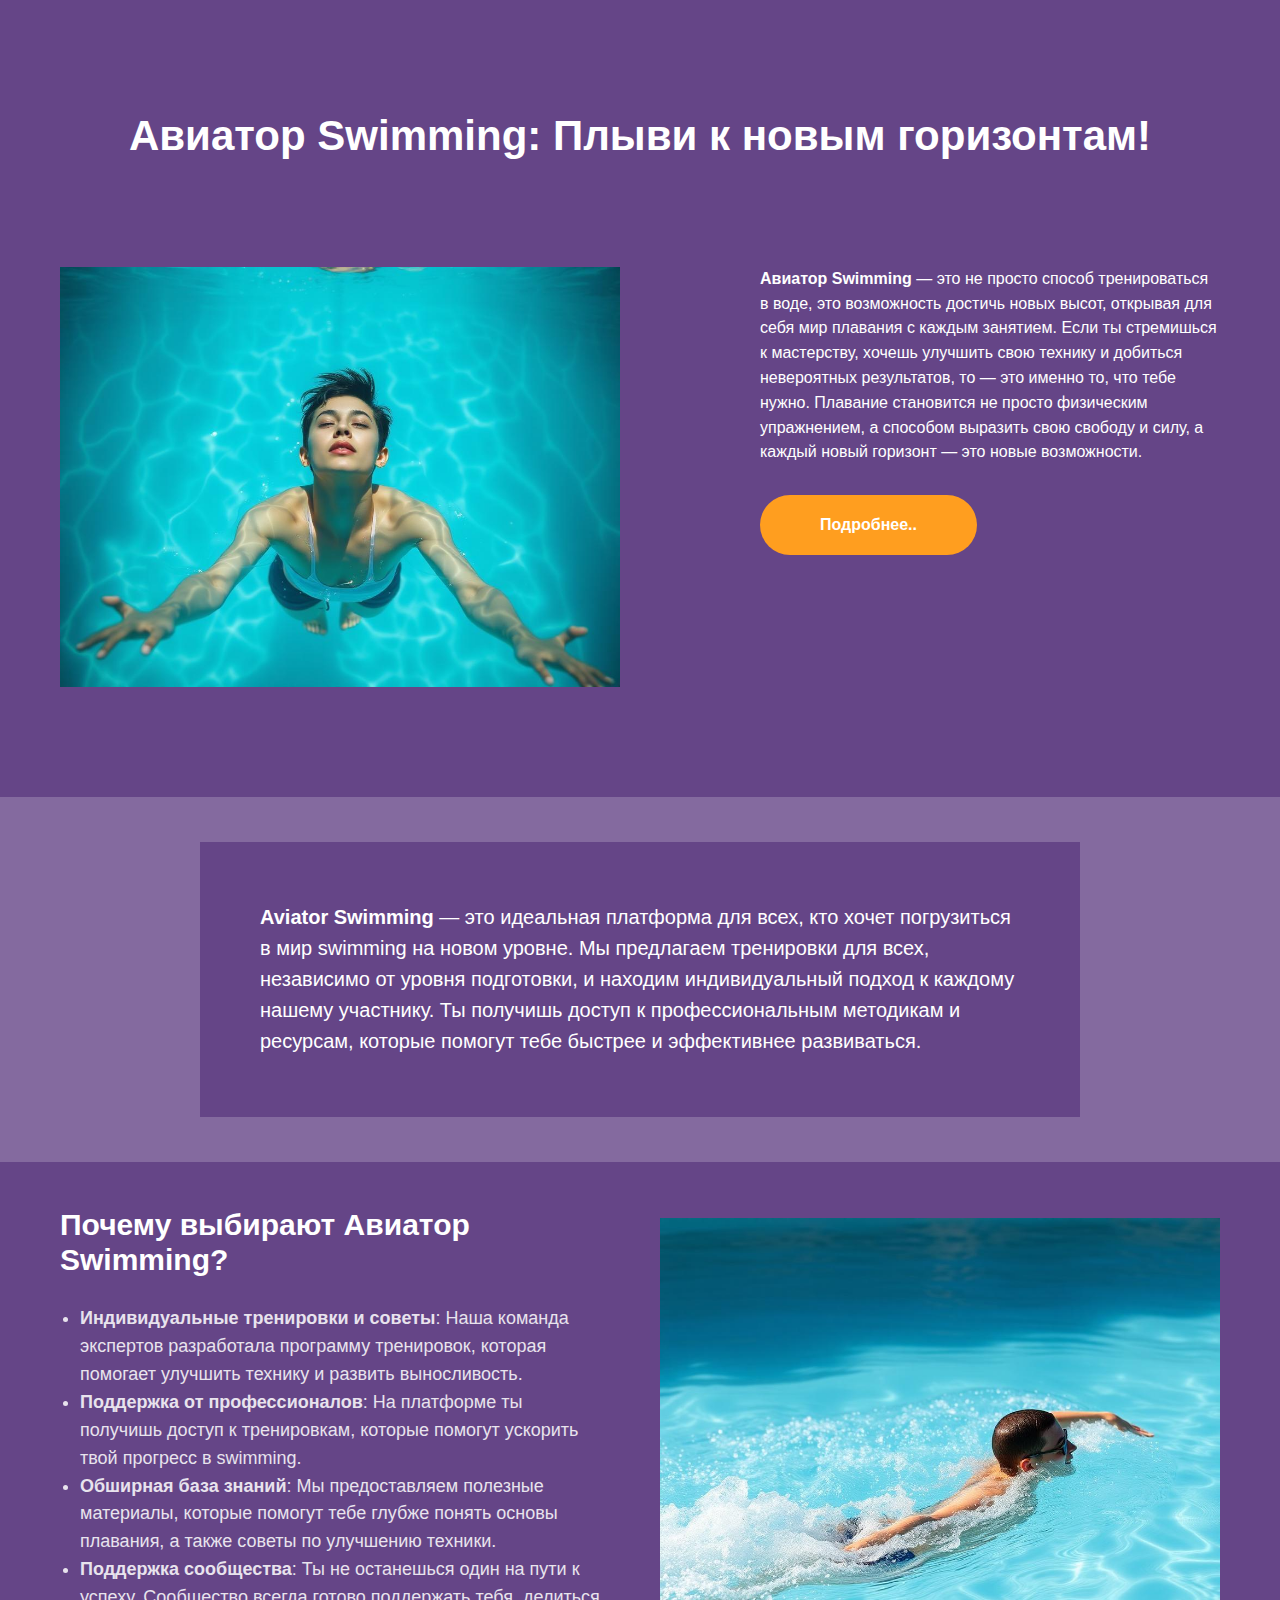
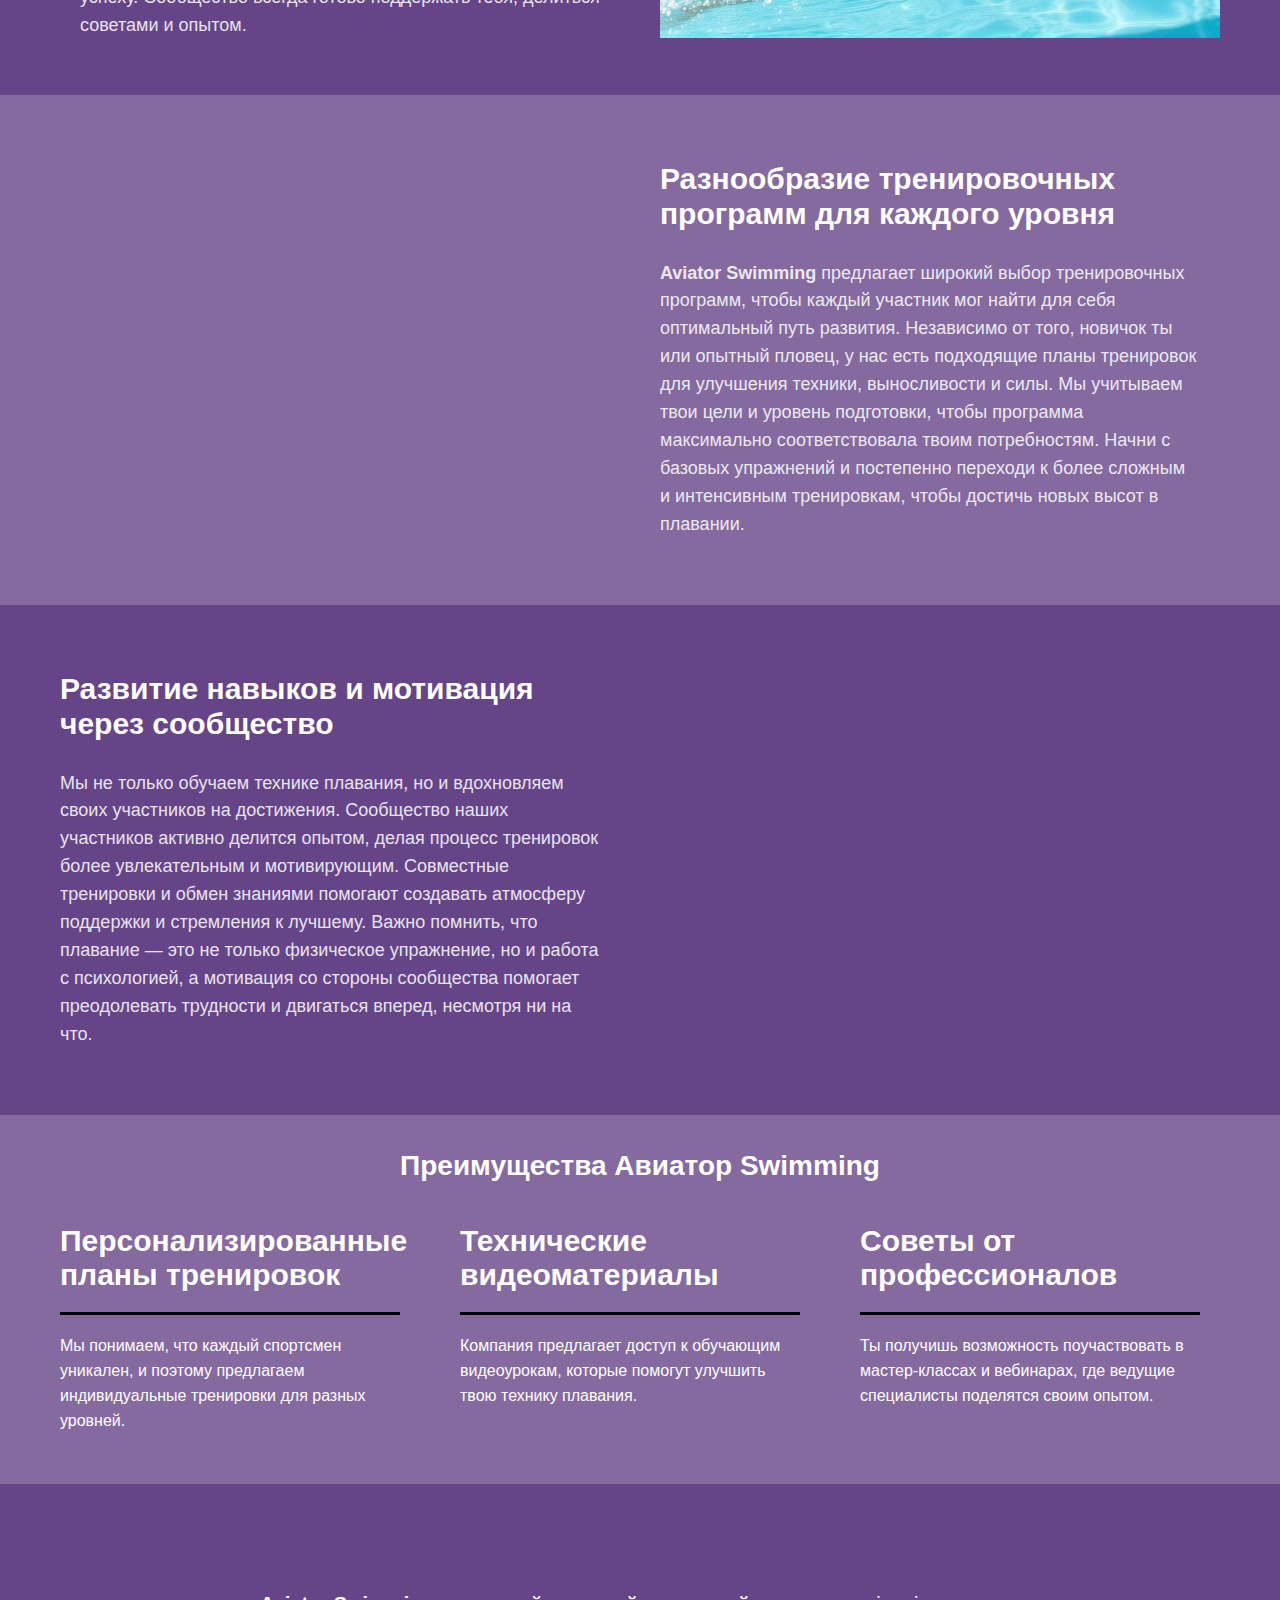
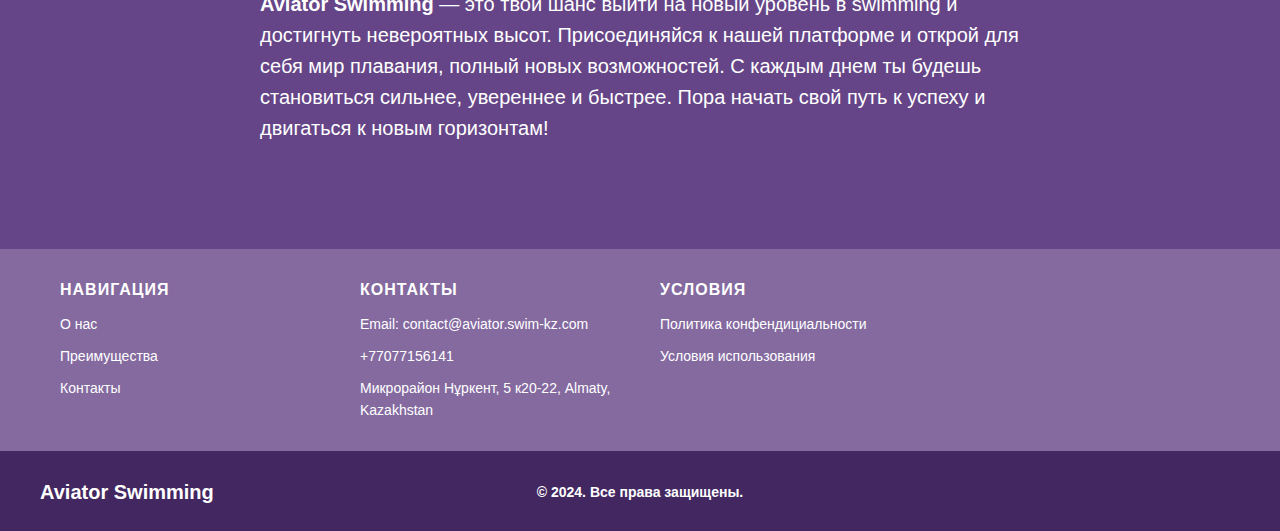
<file: index.html>
<!DOCTYPE html>
<html>
<head>
    <meta charset="utf-8"/>
    <meta http-equiv="Content-Type" content="text/html; charset=utf-8"/>
    <meta name="viewport" content="width=device-width, initial-scale=1.0"/> <!--metatextblock--> <title>Авиатор Swimming: Плыви к новым горизонтам!</title>
    <meta name="description"
          content="Присоединяйся к Aviator Swimming и открывай новые горизонты в мире плавания с профессиональной поддержкой и уникальными тренировками."/>
    <meta property="og:url" content="index.html"/>
    <meta property="og:title" content="Авиатор Swimming: Плыви к новым горизонтам!"/>
    <meta property="og:description"
          content="Присоединяйся к Aviator Swimming и открывай новые горизонты в мире плавания с профессиональной поддержкой и уникальными тренировками."/>
    <meta property="og:type" content="website"/>
    <meta property="og:image" content="images/tild6139-3232-4161-b566-366163633465__-__resize__504x___73.png"/>
    <link rel="canonical" href="index.html"> <!--/metatextblock-->
    <meta name="format-detection" content="telephone=no"/>
    <meta http-equiv="x-dns-prefetch-control" content="on">
    <link rel="dns-prefetch" href="https://ws.tildacdn.com">
    <link rel="apple-touch-icon" sizes="180x180" href="favicon/apple-touch-icon.png">
    <link rel="icon" type="image/png" sizes="32x32" href="favicon/favicon-48x48.png">
    <link rel="manifest" href="favicon/site.webmanifest"> <!-- Assets -->
    <script src="https://neo.tildacdn.com/js/tilda-fallback-1.0.min.js" async charset="utf-8"></script>
    <link rel="stylesheet" href="css/tilda-grid-3.0.min.css" type="text/css" media="all" onerror="this.loaderr='y';"/>
    <link rel="stylesheet" href="css/tilda-blocks-page57898681.min.css?t=1731054983" type="text/css" media="all"
          onerror="this.loaderr='y';"/>
    <link rel="stylesheet" href="css/tilda-forms-1.0.min.css" type="text/css" media="all" onerror="this.loaderr='y';"/>
    <link rel="stylesheet" href="css/tilda-cover-1.0.min.css" type="text/css" media="all" onerror="this.loaderr='y';"/>
    <link rel="stylesheet" href="css/fonts-tildasans.css" type="text/css" media="all" onerror="this.loaderr='y';"/>
    <script nomodule src="js/tilda-polyfill-1.0.min.js" charset="utf-8"></script>
    <script type="text/javascript">function t_onReady(func) {
        if (document.readyState != 'loading') {
            func();
        } else {
            document.addEventListener('DOMContentLoaded', func);
        }
    }

    function t_onFuncLoad(funcName, okFunc, time) {
        if (typeof window[funcName] === 'function') {
            okFunc();
        } else {
            setTimeout(function () {
                t_onFuncLoad(funcName, okFunc, time);
            }, (time || 100));
        }
    }</script>
    <script src="js/tilda-scripts-3.0.min.js" charset="utf-8" defer onerror="this.loaderr='y';"></script>
    <script src="js/tilda-blocks-page57898681.min.js?t=1731054983" charset="utf-8" async
            onerror="this.loaderr='y';"></script>
    <script src="js/lazyload-1.3.min.export.js" charset="utf-8" async onerror="this.loaderr='y';"></script>
    <script src="js/tilda-forms-1.0.min.js" charset="utf-8" async onerror="this.loaderr='y';"></script>
    <script src="js/tilda-cover-1.0.min.js" charset="utf-8" async onerror="this.loaderr='y';"></script>
    <script src="js/tilda-events-1.0.min.js" charset="utf-8" async onerror="this.loaderr='y';"></script>
    <script type="text/javascript">window.dataLayer = window.dataLayer || [];</script>
    <script type="text/javascript">(function () {
        if ((/bot|google|yandex|baidu|bing|msn|duckduckbot|teoma|slurp|crawler|spider|robot|crawling|facebook/i.test(navigator.userAgent)) === false && typeof (sessionStorage) != 'undefined' && sessionStorage.getItem('visited') !== 'y' && document.visibilityState) {
            var style = document.createElement('style');
            style.type = 'text/css';
            style.innerHTML = '@media screen and (min-width: 980px) {.t-records {opacity: 0;}.t-records_animated {-webkit-transition: opacity ease-in-out .2s;-moz-transition: opacity ease-in-out .2s;-o-transition: opacity ease-in-out .2s;transition: opacity ease-in-out .2s;}.t-records.t-records_visible {opacity: 1;}}';
            document.getElementsByTagName('head')[0].appendChild(style);

            function t_setvisRecs() {
                var alr = document.querySelectorAll('.t-records');
                Array.prototype.forEach.call(alr, function (el) {
                    el.classList.add("t-records_animated");
                });
                setTimeout(function () {
                    Array.prototype.forEach.call(alr, function (el) {
                        el.classList.add("t-records_visible");
                    });
                    sessionStorage.setItem("visited", "y");
                }, 400);
            }

            document.addEventListener('DOMContentLoaded', t_setvisRecs);
        }
    })();</script>
</head>
<body class="t-body" style="margin:0;"> <!--allrecords-->
<div id="allrecords" data-tilda-export="yes" class="t-records" data-hook="blocks-collection-content-node"
     data-tilda-project-id="10777917" data-tilda-page-id="57898681"
     data-tilda-formskey="45872d6e7fbe66a2de443c7210777917" data-tilda-cookie="no" data-tilda-lazy="yes"
     data-tilda-root-zone="one">
    <div id="rec822672748" class="r t-rec" style="background-color:#654587; " data-animationappear="off"
         data-record-type="813" data-bg-color="#654587"> <!-- t813 --> <!-- cover -->
        <div class="t-cover" id="recorddiv822672748" bgimgfield="img" style="height:100vh;background-color: #654587;">
            <div class="t-cover__carrier" id="coverCarry822672748" data-content-cover-id="822672748"
                 data-content-cover-bg="" data-display-changed="true" data-content-cover-height="80vh"
                 data-content-cover-parallax="" data-content-use-image-for-mobile-cover=""
                 style="height:80vh;background-attachment:scroll; " itemscope itemtype="http://schema.org/ImageObject">
                <meta itemprop="image" content="">
            </div>
            <div class="t-cover__filter" style="height:100vh;background-color: unset;opacity: 0.4;"></div>
            <div class="t813">
                <div class="t-container">
                    <div class="t-cover__wrapper t-valign_middle" style="height:80vh">
                        <div class="t813__wrapper" data-hook-content="covercontent">
                            <div class="t813__textwrapper" data-hook-content="covercontent">
                                <div class="t-section__title t-title t-title_xs " field="title">Авиатор Swimming: Плыви
                                    к новым горизонтам!
                                </div>
                            </div>
                            <div class="t813__col-wrapper">
                                <div class="t813__col t-col t-col_6 t-col_flex">
                                    <div class="t813__contentbox">
                                        <div class="t813__contentwrapper"><img
                                                src="images/tild6434-3435-4561-a639-343833616535__-__empty___74.png"
                                                data-original="images/tild6434-3435-4561-a639-343833616535___74.png"
                                                class="t813__img t-img"
                                                imgfield="img2"
                                                alt=""></div>
                                    </div>
                                </div>
                                <div class="t813__col t-col t-col_5 t-prefix_1 t813__nomargin t-col_flex t-align_left">
                                    <div class="t813__form-upper-text t-descr t-descr_xs" field="text">
                                       <strong>Авиатор
                                            Swimming</strong> — это не просто способ тренироваться в воде, это
                                            возможность достичь новых высот, открывая для себя мир плавания с каждым
                                            занятием. Если ты стремишься к мастерству, хочешь улучшить свою технику и
                                            добиться невероятных результатов, то — это именно то, что тебе нужно.
                                            Плавание становится не просто физическим упражнением, а способом выразить
                                            свою свободу и силу, а каждый новый горизонт — это новые возможности.
                                    </div>
                                    <div>
                                        <form
                                                id="form822672748" name='form822672748' role="form" action=''
                                                method='POST' data-formactiontype="0" data-inputbox=".t-input-group"
                                                class="t-form js-form-proccess t-form_inputs-total_0 t-form_bbonly"
                                                data-success-callback="t813_onSuccess">
                                            <!-- NO ONE SERVICES CONNECTED -->
                                            <div class="js-successbox t-form__successbox t-text t-text_md"
                                                 aria-live="polite"
                                                 style="display:none;"></div>
                                            <div class="t-form__inputsbox t-form__inputsbox_vertical-form t-form__inputsbox_inrow">
                                                <div class="t-form__errorbox-middle"> <!--noindex-->
                                                    <div
                                                            class="js-errorbox-all t-form__errorbox-wrapper"
                                                            style="display:none;" data-nosnippet
                                                            tabindex="-1"
                                                            aria-label="Ошибки при заполнении формы">
                                                        <ul
                                                                role="list"
                                                                class="t-form__errorbox-text t-text t-text_md">
                                                            <li class="t-form__errorbox-item js-rule-error js-rule-error-all"></li>
                                                            <li class="t-form__errorbox-item js-rule-error js-rule-error-req"></li>
                                                            <li class="t-form__errorbox-item js-rule-error js-rule-error-email"></li>
                                                            <li class="t-form__errorbox-item js-rule-error js-rule-error-name"></li>
                                                            <li class="t-form__errorbox-item js-rule-error js-rule-error-phone"></li>
                                                            <li class="t-form__errorbox-item js-rule-error js-rule-error-minlength"></li>
                                                            <li class="t-form__errorbox-item js-rule-error js-rule-error-string"></li>
                                                        </ul>
                                                    </div> <!--/noindex--> </div>
                                                <div class="t-form__submit">
                                                    <button
                                                            type="submit"
                                                            class="t-submit"
                                                            style="color:#ffffff;background-color:#ff9e1f;border-radius:30px; -moz-border-radius:30px; -webkit-border-radius:30px;"
                                                            data-field="buttontitle" data-buttonfieldset="button">
                                                        Подробнее..
                                                    </button>
                                                </div>
                                            </div>
                                            <div class="t-form__errorbox-bottom"> <!--noindex-->
                                                <div
                                                        class="js-errorbox-all t-form__errorbox-wrapper"
                                                        style="display:none;" data-nosnippet
                                                        tabindex="-1"
                                                        aria-label="Ошибки при заполнении формы">
                                                    <ul
                                                            role="list"
                                                            class="t-form__errorbox-text t-text t-text_md">
                                                        <li class="t-form__errorbox-item js-rule-error js-rule-error-all"></li>
                                                        <li class="t-form__errorbox-item js-rule-error js-rule-error-req"></li>
                                                        <li class="t-form__errorbox-item js-rule-error js-rule-error-email"></li>
                                                        <li class="t-form__errorbox-item js-rule-error js-rule-error-name"></li>
                                                        <li class="t-form__errorbox-item js-rule-error js-rule-error-phone"></li>
                                                        <li class="t-form__errorbox-item js-rule-error js-rule-error-minlength"></li>
                                                        <li class="t-form__errorbox-item js-rule-error js-rule-error-string"></li>
                                                    </ul>
                                                </div> <!--/noindex--> </div>
                                        </form>
                                        <style>#rec822672748 input::-webkit-input-placeholder {
                                          color: #ffffff;
                                          opacity: 0.5;
                                        }

                                        #rec822672748 input::-moz-placeholder {
                                          color: #ffffff;
                                          opacity: 0.5;
                                        }

                                        #rec822672748 input:-moz-placeholder {
                                          color: #ffffff;
                                          opacity: 0.5;
                                        }

                                        #rec822672748 input:-ms-input-placeholder {
                                          color: #ffffff;
                                          opacity: 0.5;
                                        }

                                        #rec822672748 textarea::-webkit-input-placeholder {
                                          color: #ffffff;
                                          opacity: 0.5;
                                        }

                                        #rec822672748 textarea::-moz-placeholder {
                                          color: #ffffff;
                                          opacity: 0.5;
                                        }

                                        #rec822672748 textarea:-moz-placeholder {
                                          color: #ffffff;
                                          opacity: 0.5;
                                        }

                                        #rec822672748 textarea:-ms-input-placeholder {
                                          color: #ffffff;
                                          opacity: 0.5;
                                        }</style>
                                    </div>
                                </div>
                            </div>
                        </div>
                    </div>
                </div>
            </div>
        </div>
        <script type="text/javascript">t_onReady(function () {
            t_onFuncLoad('t813_init', function () {
                t813_init('822672748', '');
            });
        });</script>
        <style> #rec822672748 .t-section__title {
          color: #ffffff;
        }

        #rec822672748 .t-section__descr {
          color: #ffffff;
        }

        #rec822672748 .t813__form-upper-text {
          color: #ffffff;
        }</style>
        <style>#rec822672748 .t813__iframe {
          box-shadow: 0px 0px 20px rgba(0, 0, 0, 0.8);
        }</style>
    </div>
    <div id="rec822672749" class="r t-rec t-rec_pt_45 t-rec_pb_45"
         style="padding-top:45px;padding-bottom:45px;background-color:#846a9f; " data-record-type="248"
         data-bg-color="#846a9f"> <!-- T220 -->
        <div class="t220">
            <div class="t-container ">
                <div class="t-col t-col_8 t-prefix_2">
                    <div class="t220__textwrapper" style="background-color:#654587;">
                        <div style="">
                            <div field="text" class="t220__text t-text t-text_md "><strong
                                    style="color: rgb(255, 255, 255);">Aviator Swimming</strong><span
                                    style="color: rgb(255, 255, 255);"> — это идеальная платформа для всех, кто хочет погрузиться в мир swimming на новом уровне. Мы предлагаем тренировки для всех, независимо от уровня подготовки, и находим индивидуальный подход к каждому нашему участнику. Ты получишь доступ к профессиональным методикам и ресурсам, которые помогут тебе быстрее и эффективнее развиваться.</span>
                            </div>
                        </div>
                    </div>
                </div>
            </div>
        </div>
    </div>
    <div id="rec822672750" class="r t-rec t-rec_pt_45 t-rec_pb_45"
         style="padding-top:45px;padding-bottom:45px;background-color:#654587; " data-record-type="180"
         data-bg-color="#654587"> <!-- T165 -->
        <div class="t165">
            <div class="t-container">
                <div class="t165__col-top t-col t-col_6 t165__vmiddle t165__left">
                    <div class="t165__textwrapper">
                        <div class="t165__title t-heading t-heading_md" field="title"><span
                                style="color: rgb(255, 255, 255);">Почему выбирают Авиатор Swimming?</span></div>
                        <div class="t165__text t-text t-text_sm" field="text">
                            <ul>
                                <li data-list="bullet" style="color: rgb(255, 255, 255);"><strong
                                        style="color: rgb(255, 255, 255);">Индивидуальные тренировки и
                                    советы</strong><span style="color: rgb(255, 255, 255);">: Наша команда экспертов разработала программу тренировок, которая помогает улучшить технику и развить выносливость.</span>
                                </li>
                                <li data-list="bullet" style="color: rgb(255, 255, 255);"><strong
                                        style="color: rgb(255, 255, 255);">Поддержка от профессионалов</strong><span
                                        style="color: rgb(255, 255, 255);">: На платформе ты получишь доступ к тренировкам, которые помогут ускорить твой прогресс в swimming.</span>
                                </li>
                                <li data-list="bullet" style="color: rgb(255, 255, 255);"><strong
                                        style="color: rgb(255, 255, 255);">Обширная база знаний</strong><span
                                        style="color: rgb(255, 255, 255);">: Мы предоставляем полезные материалы, которые помогут тебе глубже понять основы плавания, а также советы по улучшению техники.</span>
                                </li>
                                <li data-list="bullet" style="color: rgb(255, 255, 255);"><strong
                                        style="color: rgb(255, 255, 255);">Поддержка сообщества</strong><span
                                        style="color: rgb(255, 255, 255);">: Ты не останешься один на пути к успеху. Сообщество всегда готово поддержать тебя, делиться советами и опытом.</span>
                                </li>
                            </ul>
                        </div>
                    </div>
                </div>
                <div class="t-col t-col_6 t165__vmiddle t165__left"><img class="t165__img t-img"
                                                                         src="images/tild6139-3232-4161-b566-366163633465__-__empty___73.png"
                                                                         data-original="images/tild6139-3232-4161-b566-366163633465___73.png"
                                                                         imgfiled="img"
                                                                         alt=""></div>
            </div>
        </div>
    </div>
    <div id="rec822672754" class="r t-rec t-rec_pt_45 t-rec_pb_45"
         style="padding-top:45px;padding-bottom:45px;background-color:#846a9f; " data-record-type="180"
         data-bg-color="#846a9f"> <!-- T165 -->
        <div class="t165" id="about">
            <div class="t-container">
                <div class="t165__col-top t-col t-col_6 t165__vmiddle t165__left"><img class="t165__img t-img"
                                                                                       src="images/tild3030-6334-4632-b566-616361333961__-__empty___75.png"
                                                                                       data-original="images/tild3030-6334-4632-b566-616361333961___75.png"
                                                                                       imgfiled="img"
                                                                                       alt=""></div>
                <div class="t-col t-col_6 t165__vmiddle t165__left">
                    <div class="t165__textwrapper">
                        <div class="t165__title t-heading t-heading_md" field="title"><span
                                style="color: rgb(255, 255, 255);">Разнообразие тренировочных программ для каждого уровня</span>
                        </div>
                        <div class="t165__text t-text t-text_sm" field="text"><strong
                                style="color: rgb(255, 255, 255);">Aviator Swimming</strong><span
                                style="color: rgb(255, 255, 255);"> предлагает широкий выбор тренировочных программ, чтобы каждый участник мог найти для себя оптимальный путь развития. Независимо от того, новичок ты или опытный пловец, у нас есть подходящие планы тренировок для улучшения техники, выносливости и силы. Мы учитываем твои цели и уровень подготовки, чтобы программа максимально соответствовала твоим потребностям. Начни с базовых упражнений и постепенно переходи к более сложным и интенсивным тренировкам, чтобы достичь новых высот в плавании.</span>
                        </div>
                    </div>
                </div>
            </div>
        </div>
    </div>
    <div id="rec822672755" class="r t-rec t-rec_pt_45 t-rec_pb_45"
         style="padding-top:45px;padding-bottom:45px;background-color:#654587; " data-record-type="180"
         data-bg-color="#654587"> <!-- T165 -->
        <div class="t165">
            <div class="t-container">
                <div class="t165__col-top t-col t-col_6 t165__vmiddle t165__left">
                    <div class="t165__textwrapper">
                        <div class="t165__title t-heading t-heading_md" field="title"><span
                                style="color: rgb(255, 255, 255);">Развитие навыков и мотивация через сообщество</span>
                        </div>
                        <div class="t165__text t-text t-text_sm" field="text"><span style="color: rgb(255, 255, 255);">Мы не только обучаем технике плавания, но и вдохновляем своих участников на достижения. Сообщество наших участников активно делится опытом, делая процесс тренировок более увлекательным и мотивирующим. Совместные тренировки и обмен знаниями помогают создавать атмосферу поддержки и стремления к лучшему. Важно помнить, что плавание — это не только физическое упражнение, но и работа с психологией, а мотивация со стороны сообщества помогает преодолевать трудности и двигаться вперед, несмотря ни на что.</span>
                        </div>
                    </div>
                </div>
                <div class="t-col t-col_6 t165__vmiddle t165__left"><img class="t165__img t-img"
                                                                         src="images/tild3662-3439-4432-a261-373635336664__-__empty___76.png"
                                                                         data-original="images/tild3662-3439-4432-a261-373635336664___76.png"
                                                                         imgfiled="img"
                                                                         alt=""></div>
            </div>
        </div>
    </div>
    <div id="rec822672751" class="r t-rec t-rec_pt_30 t-rec_pb_30"
         style="padding-top:30px;padding-bottom:30px;background-color:#846a9f; " data-record-type="40"
         data-bg-color="#846a9f"> <!-- T026 -->
        <div class="t026" id="why">
            <div class="t-container t-align_left">
                <div class="t-col t-col_8 t-prefix_2">
                    <div class="t026__title t-text" field="title">
                        <div style="font-size: 28px;" data-customstyle="yes"><p style="text-align: center;"><span
                                style="color: rgb(255, 255, 255);">Преимущества Авиатор Swimming</span></p></div>
                    </div>
                    <div class="t026__descr t-text t-text_xs" field="subtitle"></div>
                </div>
            </div>
        </div>
        <style> #rec822672751 .t026__descr {
          text-transform: uppercase;
        }</style>
    </div>
    <div id="rec822672753" class="r t-rec t-rec_pt_0 t-rec_pb_45"
         style="padding-top:0px;padding-bottom:45px;background-color:#846a9f; " data-record-type="1033"
         data-bg-color="#846a9f"> <!-- t1033 -->
        <div class="t1033">
            <ul role="list" class="t1033__container t-list__container_inrow3 t-container">
                <li class="t1033__col t-item t-list__item t-col t-col_4 ">
                    <div class="t1033__title t-title" field="li_title__6534766525990"><span
                            style="color: rgb(255, 255, 255);">Персонализированные планы тренировок</span></div>
                    <hr class="t-divider t1033__line" style=""/>
                    <div class="t1033__text t-descr" field="li_descr__6534766525990"><span
                            style="color: rgb(255, 255, 255);">Мы понимаем, что каждый спортсмен уникален, и поэтому предлагаем индивидуальные тренировки для разных уровней.</span>
                    </div>
                </li>
                <li class="t1033__col t-item t-list__item t-col t-col_4 ">
                    <div class="t1033__title t-title" field="li_title__6534766525991"><span
                            style="color: rgb(255, 255, 255);">Технические видеоматериалы</span></div>
                    <hr class="t-divider t1033__line" style=""/>
                    <div class="t1033__text t-descr" field="li_descr__6534766525991"><span
                            style="color: rgb(255, 255, 255);">Компания предлагает доступ к обучающим видеоурокам, которые помогут улучшить твою технику плавания.</span>
                    </div>
                </li>
                <li class="t1033__col t-item t-list__item t-col t-col_4 ">
                    <div class="t1033__title t-title" field="li_title__6534766525992"><span
                            style="color: rgb(255, 255, 255);">Советы от профессионалов</span></div>
                    <hr class="t-divider t1033__line" style=""/>
                    <div class="t1033__text t-descr" field="li_descr__6534766525992"><span
                            style="color: rgb(255, 255, 255);">Ты получишь возможность поучаствовать в мастер-классах и вебинарах, где ведущие специалисты поделятся своим опытом.</span>
                    </div>
                </li>
            </ul>
        </div>
    </div>
    <div id="rec822672756" class="r t-rec t-rec_pt_45 t-rec_pb_45"
         style="padding-top:45px;padding-bottom:45px;background-color:#654587; " data-record-type="248"
         data-bg-color="#654587"> <!-- T220 -->
        <div class="t220">
            <div class="t-container ">
                <div class="t-col t-col_8 t-prefix_2">
                    <div class="t220__textwrapper" style="background-color:#654587;">
                        <div style="">
                            <div field="text" class="t220__text t-text t-text_md "><strong
                                    style="color: rgb(255, 255, 255);">Aviator Swimming</strong><span
                                    style="color: rgb(255, 255, 255);"> — это твой шанс выйти на новый уровень в swimming и достигнуть невероятных высот. Присоединяйся к нашей платформе и открой для себя мир плавания, полный новых возможностей. С каждым днем ты будешь становиться сильнее, увереннее и быстрее. Пора начать свой путь к успеху и двигаться к новым горизонтам!</span>
                            </div>
                        </div>
                    </div>
                </div>
            </div>
        </div>
    </div>
    <div id="rec822672757" class="r t-rec t-rec_pt_30 t-rec_pb_30"
         style="padding-top:30px;padding-bottom:30px;background-color:#846a9f; " data-animationappear="off"
         data-record-type="344" data-bg-color="#846a9f"> <!-- T344 -->
        <div class="t344" id="contacts">
            <div class="t-container t-align_left">
                <div class="t344__col t-col t-col_3">
                    <div class="t344__title t-name t-name_xs t344__title_uppercase" field="title"><span
                            style="color: rgb(255, 255, 255);">Навигация</span></div>
                    <div class="t344__descr t-descr t-descr_xxs" field="descr">
                        <ul>
                            <li data-list="bullet" style="color: rgb(255, 255, 255);"><a
                                    href="#about"
                                    style="color: rgb(255, 255, 255);">О нас</a>
                            </li>
                            <li data-list="bullet" style="color: rgb(255, 255, 255);"><a
                                    href="#why"
                                    style="color: rgb(255, 255, 255);">Преимущества</a>
                            </li>
                            <li data-list="bullet" style="color: rgb(255, 255, 255);"><a
                                    href="#contacts"
                                    style="color: rgb(255, 255, 255);">Контакты</a>
                            </li>
                        </ul>
                    </div>
                </div>
                <div class="t344__col t-col t-col_3">
                    <div class="t344__title t-name t-name_xs t344__title_uppercase" field="title2"><span
                            style="color: rgb(255, 255, 255);">Контакты</span></div>
                    <div class="t344__descr t-descr t-descr_xxs" field="descr2">
                        <ul>
                            <li data-list="bullet">Email: contact@aviator.swim-kz.com</li>
                            <li data-list="bullet"> +77077156141</li>
                            <li data-list="bullet">Микрорайон Нұркент, 5 к20-22, Almaty, Kazakhstan</li>
                        </ul>
                    </div>
                </div>
                <div class="t344__floatbeaker_lr3"></div>
                <div class="t344__col t-col t-col_3">
                    <div class="t344__title t-name t-name_xs t344__title_uppercase" field="title3"><span
                            style="color: rgb(255, 255, 255);">Условия</span></div>
                    <div class="t344__descr t-descr t-descr_xxs" field="descr3">
                        <ul>
                            <li data-list="bullet" style="color: rgb(255, 255, 255);"><a href="policy.html"
                                    style="color: rgb(255, 255, 255);">Политика конфендициальности</a></li>
                            <li data-list="bullet" style="color: rgb(255, 255, 255);"><a href="terms.html"
                                    style="color: rgb(255, 255, 255);">Условия использования</a></li>
                        </ul>
                    </div>
                </div>
                <div class="t344__col t-col t-col_3"></div>
            </div>
        </div>
        <style>#rec822672757 .t344__title {
          color: #525252;
        }

        #rec822672757 .t344__descr {
          color: #ffffff;
        }</style>
        <style> #rec822672757 .t344__title {
          text-transform: uppercase;
        }</style>
    </div>
    <div id="rec822672758" class="r t-rec t-rec_pt_0 t-rec_pb_0"
         style="padding-top:0px;padding-bottom:0px;background-color:#432761; " data-record-type="463"
         data-bg-color="#432761"> <!-- T463 -->
        <div class="t463" id="t-footer_822672758">
            <div class="t463__maincontainer ">
                <div class="t463__content" style="">
                    <div class="t463__colwrapper">
                        <div class="t463__col"><a class="t463__link" href="/">
                            <div class="t463__logo t-title" field="title">Aviator <strong
                                    style="color: rgb(255, 255, 255);">Swimming</strong></div>
                        </a></div>
                        <div class="t463__col t463__col_center t-align_center">
                            <div class="t463__typo t463__copyright t-name t-name_xs" field="text">© 2024. Все права
                                защищены.
                            </div>
                        </div>
                        <div class="t463__col t-align_right"></div>
                    </div>
                </div>
            </div>
        </div>
        <style>#rec822672758 .t463__copyright {
          color: #ffffff;
        }</style>
        <style> #rec822672758 .t463__link {
          font-size: 20px;
          color: #ffffff;
          font-weight: 600;
        }

        #rec822672758 .t463__logo {
          font-size: 20px;
          color: #ffffff;
          font-weight: 600;
        }</style>
    </div>
</div> <!--/allrecords-->
<script type="text/javascript">
window.tildastatcookie = 'no';
setTimeout(function () {
    (function (d, w, k, o, g) {
        var n = d.getElementsByTagName(o)[0], s = d.createElement(o), f = function () {
            n.parentNode.insertBefore(s, n);
        };
        s.type = "text/javascript";
        s.async = true;
        s.key = k;
        s.id = "tildastatscript";
        s.src = g;
        if (w.opera == "[object Opera]") {
            d.addEventListener("DOMContentLoaded", f, false);
        } else {
            f();
        }
    })(document, window, 'b21c9813a8a53cde931e9dfa61f56bbd', 'script', 'js/tilda-stat-1.0.min.js');
}, 2000);</script>
</body>
<script type="application/ld+json">
    {
        "@context": "https://schema.org",
        "@type": "Organization",
        "name": "Авиатор Swimming: Плыви к новым горизонтам!",
        "url": "",
        "logo": "/favicon/favicon.ico"
    }
</script>
<script type="application/ld+json">
    {
        "@context": "https://schema.org",
        "@type": "WPHeader",
        "headline": "Авиатор Swimming: Плыви к новым горизонтам!",
        "description": "Присоединяйся к Aviator Swimming и открывай новые горизонты в мире плавания с профессиональной поддержкой и уникальными тренировками.",
        "publisher": {
            "@type": "Organization",
            "name": "Авиатор Swimming: Плыви к новым горизонтам!",
            "logo": {
                "@type": "ImageObject",
                "url": "/favicon/favicon.ico"
            }
        }
    }
</script>
<script type="application/ld+json">
    {
        "@context": "https://schema.org",
        "@type": "WebPage",
        "name": "Авиатор Swimming: Плыви к новым горизонтам!",
        "description": "Присоединяйся к Aviator Swimming и открывай новые горизонты в мире плавания с профессиональной поддержкой и уникальными тренировками.",
        "publisher": {
            "@type": "Organization",
            "name": "Авиатор Swimming: Плыви к новым горизонтам!"
        },
        "license": "A license document that applies to this content, typically indicated by URL"
    }
</script>
<script type="application/ld+json">
    {
        "@context": "https://schema.org",
        "@type": "SiteNavigationElement",
        "name": "Main Navigation",
        "url": "",
        "hasPart": [
            {
                "@type": "WebPage",
                "name": "Home",
                "url": ""
            },
            {
                "@type": "WebPage",
                "name": "Policy",
                "url": "/policy.html"
            },
            {
                "@type": "WebPage",
                "name": "Terms of Conditions",
                "url": "/terms.html"
            }
        ]
    }
</script>
</html>
</file>
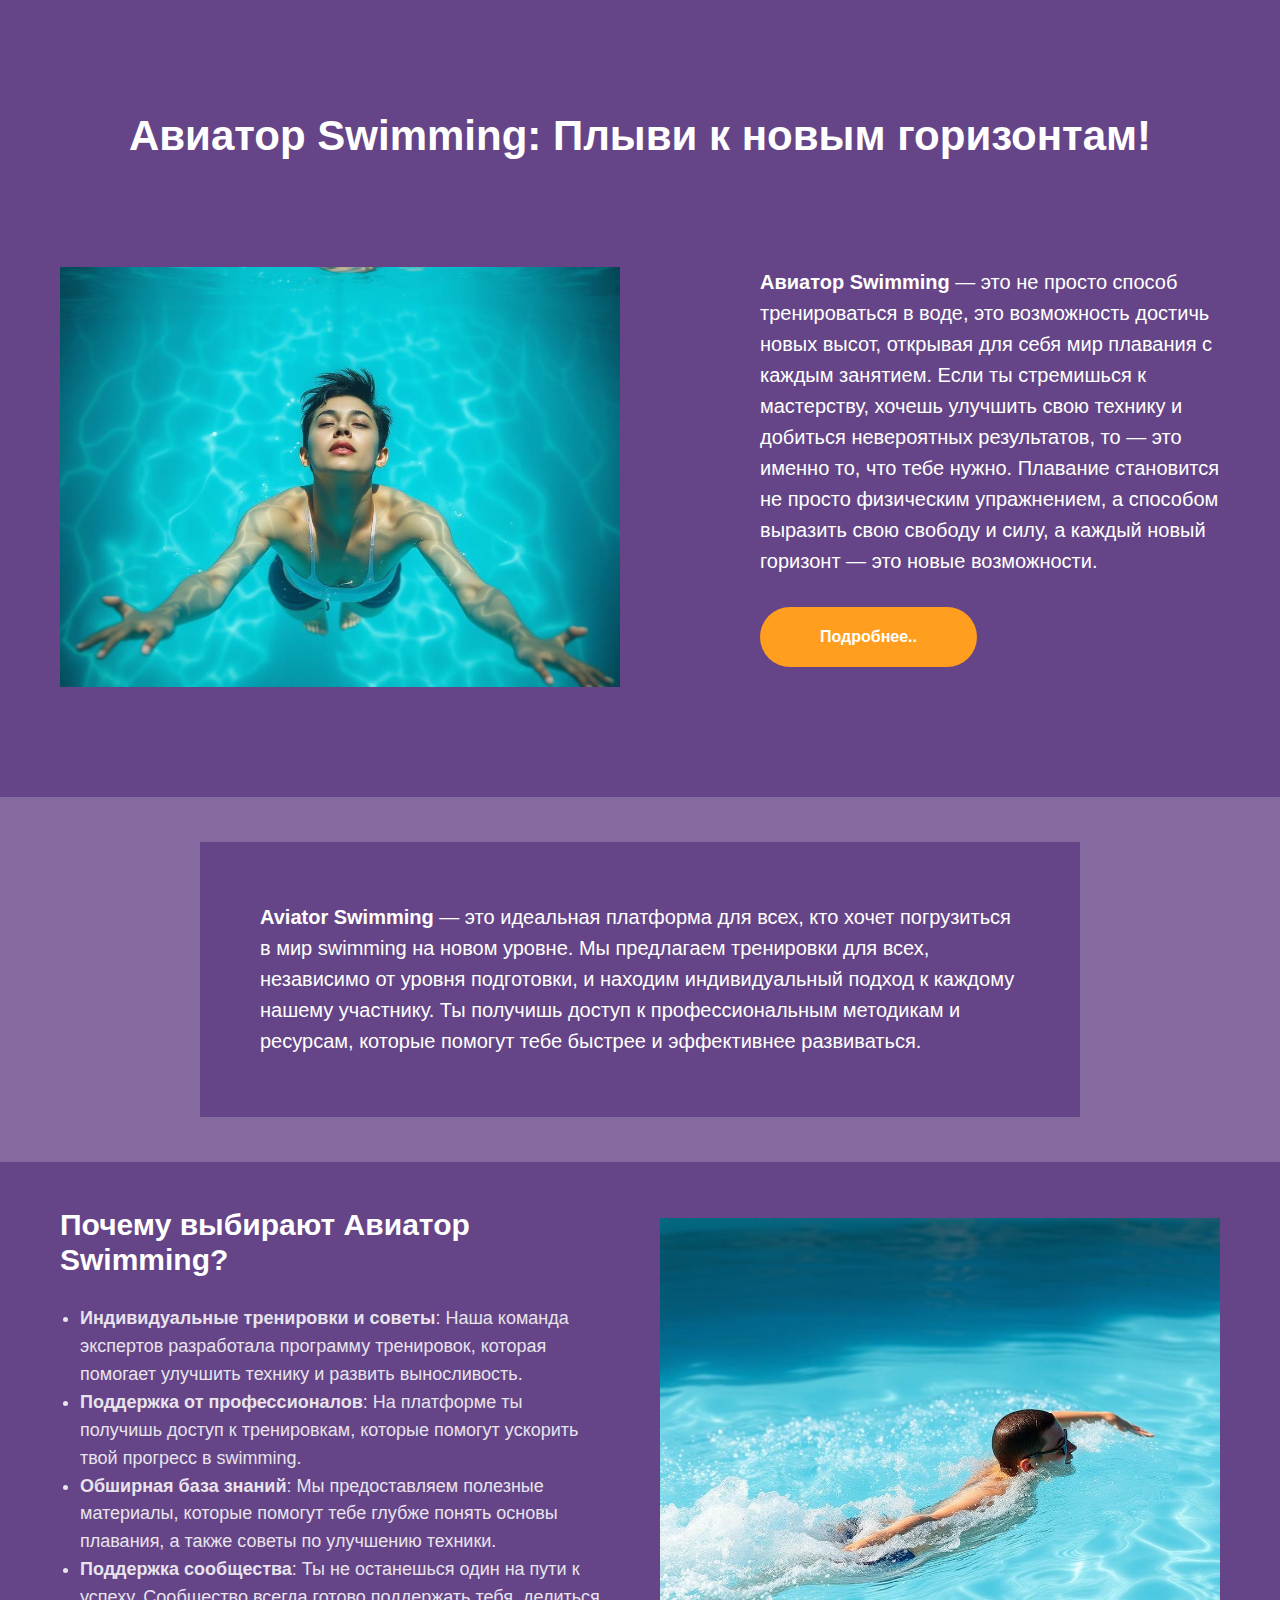
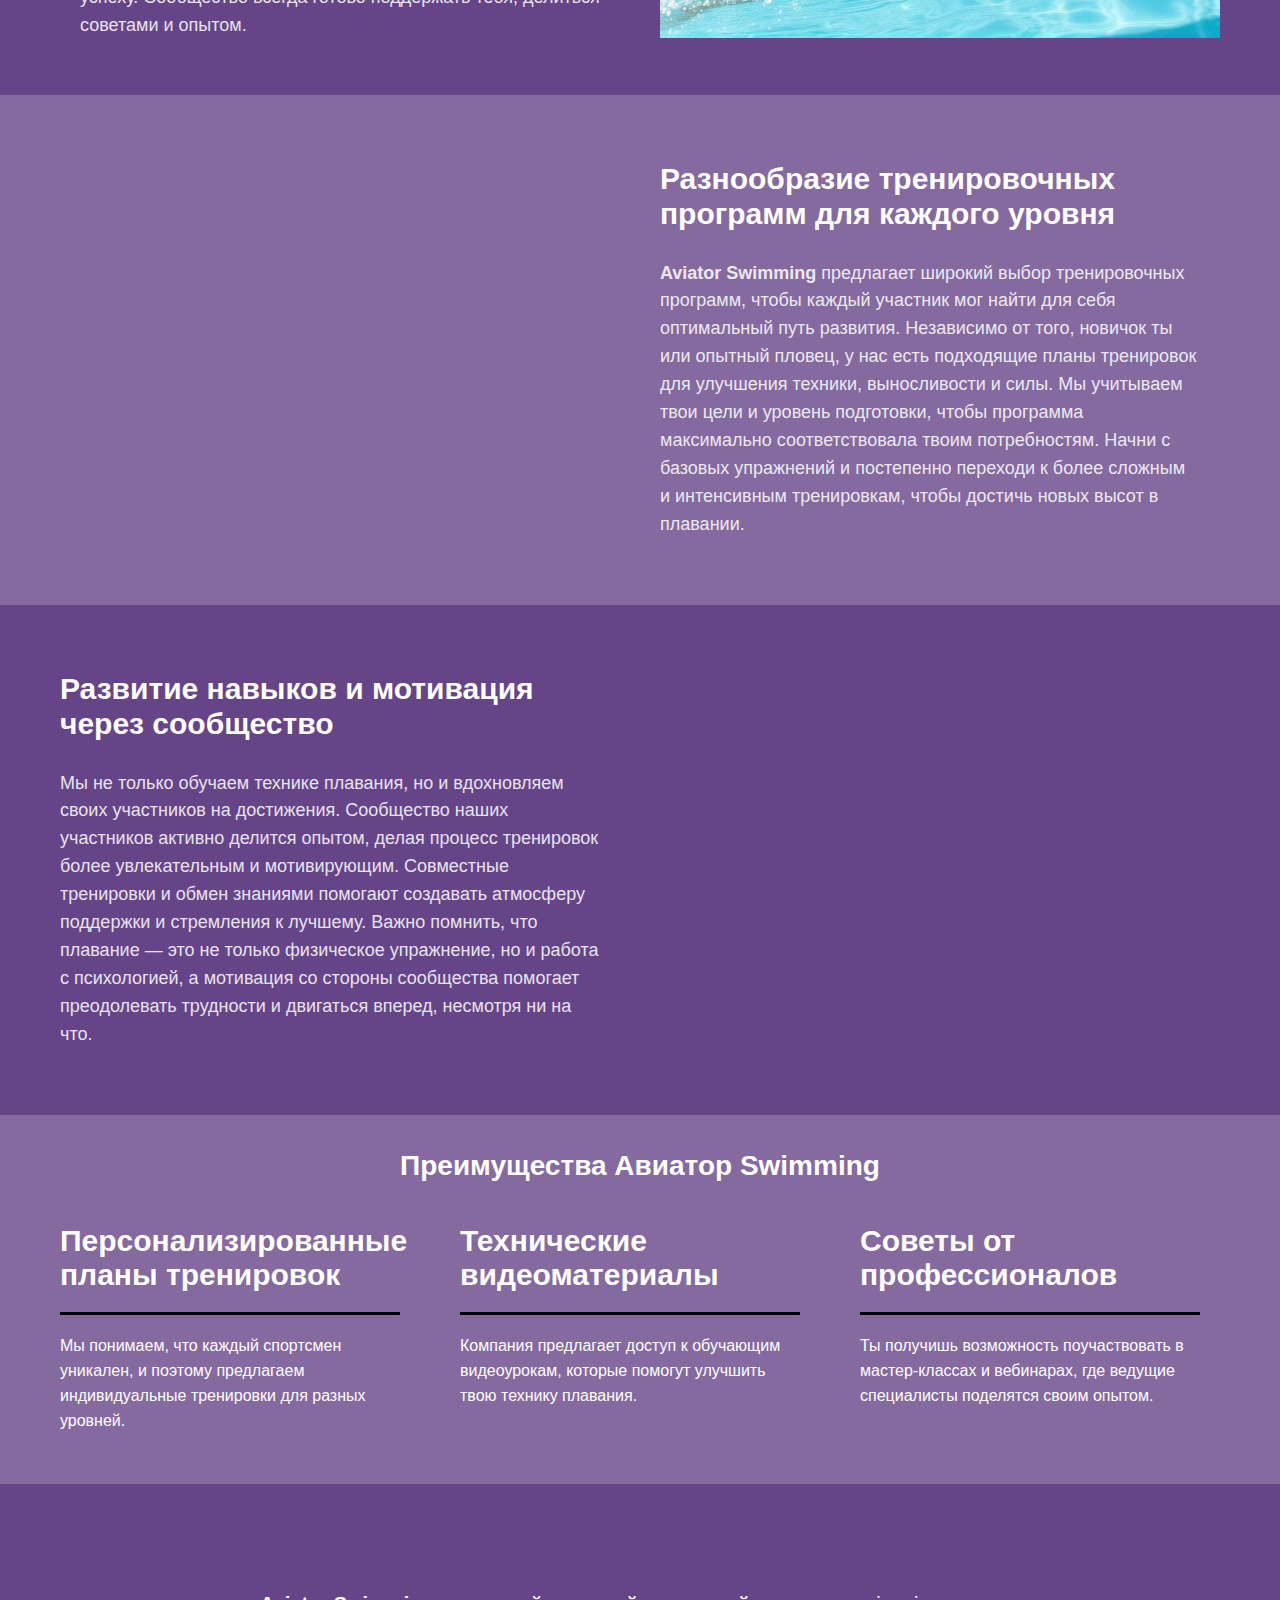
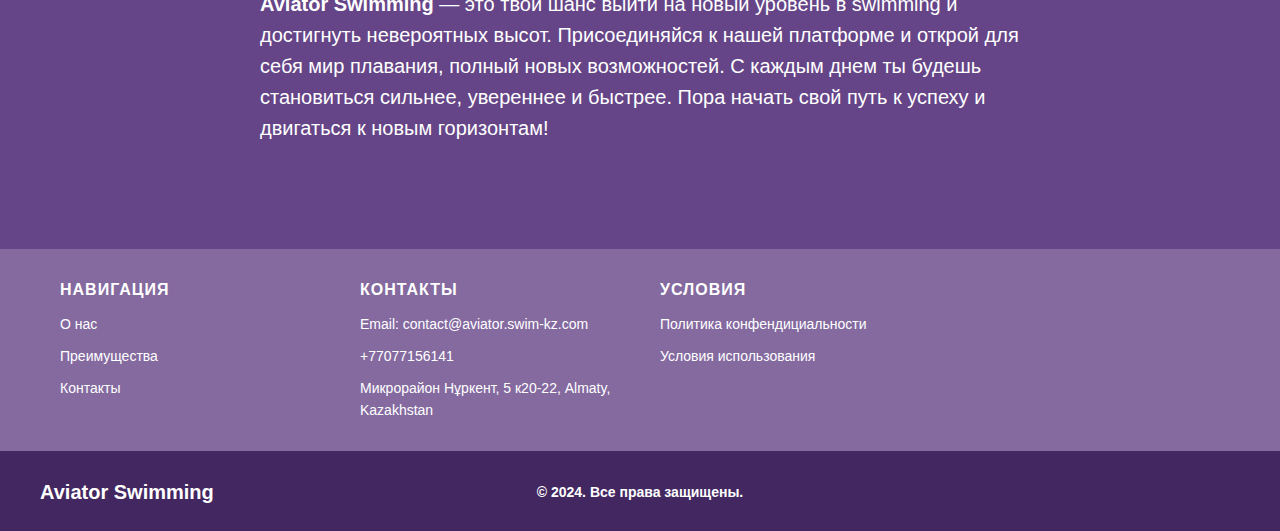
<file: index1.html>
<!DOCTYPE html>
<html>
<head>
    <meta charset="utf-8"/>
    <meta http-equiv="Content-Type" content="text/html; charset=utf-8"/>
    <meta name="viewport" content="width=device-width, initial-scale=1.0"/> <!--metatextblock--> <title>Авиатор Swimming: Плыви к новым горизонтам!</title>
    <meta name="description"
          content="Присоединяйся к Aviator Swimming и открывай новые горизонты в мире плавания с профессиональной поддержкой и уникальными тренировками."/>
    <meta property="og:url" content="index.html"/>
    <meta property="og:title" content="Авиатор Swimming: Плыви к новым горизонтам!"/>
    <meta property="og:description"
          content="Присоединяйся к Aviator Swimming и открывай новые горизонты в мире плавания с профессиональной поддержкой и уникальными тренировками."/>
    <meta property="og:type" content="website"/>
    <meta property="og:image" content="images/tild6139-3232-4161-b566-366163633465__-__resize__504x___73.png"/>
    <link rel="canonical" href="index.html"> <!--/metatextblock-->
    <meta name="format-detection" content="telephone=no"/>
    <meta http-equiv="x-dns-prefetch-control" content="on">
    <link rel="dns-prefetch" href="https://ws.tildacdn.com">
    <link rel="apple-touch-icon" sizes="180x180" href="favicon/apple-touch-icon.png">
    <link rel="icon" type="image/png" sizes="32x32" href="favicon/favicon-48x48.png">
    <link rel="manifest" href="favicon/site.webmanifest"> <!-- Assets -->
    <script src="https://neo.tildacdn.com/js/tilda-fallback-1.0.min.js" async charset="utf-8"></script>
    <link rel="stylesheet" href="css/tilda-grid-3.0.min.css" type="text/css" media="all" onerror="this.loaderr='y';"/>
    <link rel="stylesheet" href="css/tilda-blocks-page57898681.min.css?t=1731054983" type="text/css" media="all"
          onerror="this.loaderr='y';"/>
    <link rel="stylesheet" href="css/tilda-forms-1.0.min.css" type="text/css" media="all" onerror="this.loaderr='y';"/>
    <link rel="stylesheet" href="css/tilda-cover-1.0.min.css" type="text/css" media="all" onerror="this.loaderr='y';"/>
    <link rel="stylesheet" href="css/fonts-tildasans.css" type="text/css" media="all" onerror="this.loaderr='y';"/>
    <script nomodule src="js/tilda-polyfill-1.0.min.js" charset="utf-8"></script>
    <script type="text/javascript">function t_onReady(func) {
        if (document.readyState != 'loading') {
            func();
        } else {
            document.addEventListener('DOMContentLoaded', func);
        }
    }

    function t_onFuncLoad(funcName, okFunc, time) {
        if (typeof window[funcName] === 'function') {
            okFunc();
        } else {
            setTimeout(function () {
                t_onFuncLoad(funcName, okFunc, time);
            }, (time || 100));
        }
    }</script>
    <script src="js/tilda-scripts-3.0.min.js" charset="utf-8" defer onerror="this.loaderr='y';"></script>
    <script src="js/tilda-blocks-page57898681.min.js?t=1731054983" charset="utf-8" async
            onerror="this.loaderr='y';"></script>
    <script src="js/lazyload-1.3.min.export.js" charset="utf-8" async onerror="this.loaderr='y';"></script>
    <script src="js/tilda-forms-1.0.min.js" charset="utf-8" async onerror="this.loaderr='y';"></script>
    <script src="js/tilda-cover-1.0.min.js" charset="utf-8" async onerror="this.loaderr='y';"></script>
    <script src="js/tilda-events-1.0.min.js" charset="utf-8" async onerror="this.loaderr='y';"></script>
    <script type="text/javascript">window.dataLayer = window.dataLayer || [];</script>
    <script type="text/javascript">(function () {
        if ((/bot|google|yandex|baidu|bing|msn|duckduckbot|teoma|slurp|crawler|spider|robot|crawling|facebook/i.test(navigator.userAgent)) === false && typeof (sessionStorage) != 'undefined' && sessionStorage.getItem('visited') !== 'y' && document.visibilityState) {
            var style = document.createElement('style');
            style.type = 'text/css';
            style.innerHTML = '@media screen and (min-width: 980px) {.t-records {opacity: 0;}.t-records_animated {-webkit-transition: opacity ease-in-out .2s;-moz-transition: opacity ease-in-out .2s;-o-transition: opacity ease-in-out .2s;transition: opacity ease-in-out .2s;}.t-records.t-records_visible {opacity: 1;}}';
            document.getElementsByTagName('head')[0].appendChild(style);

            function t_setvisRecs() {
                var alr = document.querySelectorAll('.t-records');
                Array.prototype.forEach.call(alr, function (el) {
                    el.classList.add("t-records_animated");
                });
                setTimeout(function () {
                    Array.prototype.forEach.call(alr, function (el) {
                        el.classList.add("t-records_visible");
                    });
                    sessionStorage.setItem("visited", "y");
                }, 400);
            }

            document.addEventListener('DOMContentLoaded', t_setvisRecs);
        }
    })();</script>
</head>
<body class="t-body" style="margin:0;"><div id="original">
    <div class="wrap__btn--PxHri--section">
        <div class="main__img--l83Xf--section"><img src="images/logo.svg" alt="Logo" class="logo-img">
            <h1>Вам уже 18 лет?</h1>
            <div class="button__header--0mbZF--element"><a href="#" class="button button-yes">Да</a><a href="#" class="button button-no">Нет</a>
            </div>
        </div>
    </div>
</div>  <!--allrecords-->
<div id="allrecords" data-tilda-export="yes" class="t-records" data-hook="blocks-collection-content-node"
     data-tilda-project-id="10777917" data-tilda-page-id="57898681"
     data-tilda-formskey="45872d6e7fbe66a2de443c7210777917" data-tilda-cookie="no" data-tilda-lazy="yes"
     data-tilda-root-zone="one">
    <div id="rec822672748" class="r t-rec" style="background-color:#654587; " data-animationappear="off"
         data-record-type="813" data-bg-color="#654587"> <!-- t813 --> <!-- cover -->
        <div class="t-cover" id="recorddiv822672748" bgimgfield="img" style="height:80vh;background-color: #654587;">
            <div class="t-cover__carrier" id="coverCarry822672748" data-content-cover-id="822672748"
                 data-content-cover-bg="" data-display-changed="true" data-content-cover-height="80vh"
                 data-content-cover-parallax="" data-content-use-image-for-mobile-cover=""
                 style="height:80vh;background-attachment:scroll; " itemscope itemtype="http://schema.org/ImageObject">
                <meta itemprop="image" content="">
            </div>
            <div class="t-cover__filter" style="height:80vh;background-color: unset;opacity: 0.4;"></div>
            <div class="t813">
                <div class="t-container">
                    <div class="t-cover__wrapper t-valign_middle" style="height:80vh">
                        <div class="t813__wrapper" data-hook-content="covercontent">
                            <div class="t813__textwrapper" data-hook-content="covercontent">
                                <div class="t-section__title t-title t-title_xs " field="title">Авиатор Swimming: Плыви
                                    к новым горизонтам!
                                </div>
                            </div>
                            <div class="t813__col-wrapper">
                                <div class="t813__col t-col t-col_6 t-col_flex">
                                    <div class="t813__contentbox">
                                        <div class="t813__contentwrapper"><img
                                                src="images/tild6434-3435-4561-a639-343833616535__-__empty___74.png"
                                                data-original="images/tild6434-3435-4561-a639-343833616535___74.png"
                                                class="t813__img t-img"
                                                imgfield="img2"
                                                alt=""></div>
                                    </div>
                                </div>
                                <div class="t813__col t-col t-col_5 t-prefix_1 t813__nomargin t-col_flex t-align_left">
                                    <div class="t813__form-upper-text t-descr t-descr_xs" field="text">
                                        <div style="font-size: 20px;" data-customstyle="yes"><strong>Авиатор
                                            Swimming</strong> — это не просто способ тренироваться в воде, это
                                            возможность достичь новых высот, открывая для себя мир плавания с каждым
                                            занятием. Если ты стремишься к мастерству, хочешь улучшить свою технику и
                                            добиться невероятных результатов, то — это именно то, что тебе нужно.
                                            Плавание становится не просто физическим упражнением, а способом выразить
                                            свою свободу и силу, а каждый новый горизонт — это новые возможности.
                                        </div>
                                    </div>
                                    <div>
                                        <form
                                                id="form822672748" name='form822672748' role="form" action=''
                                                method='POST' data-formactiontype="0" data-inputbox=".t-input-group"
                                                class="t-form js-form-proccess t-form_inputs-total_0 t-form_bbonly"
                                                data-success-callback="t813_onSuccess">
                                            <!-- NO ONE SERVICES CONNECTED -->
                                            <div class="js-successbox t-form__successbox t-text t-text_md"
                                                 aria-live="polite"
                                                 style="display:none;"></div>
                                            <div class="t-form__inputsbox t-form__inputsbox_vertical-form t-form__inputsbox_inrow">
                                                <div class="t-form__errorbox-middle"> <!--noindex-->
                                                    <div
                                                            class="js-errorbox-all t-form__errorbox-wrapper"
                                                            style="display:none;" data-nosnippet
                                                            tabindex="-1"
                                                            aria-label="Ошибки при заполнении формы">
                                                        <ul
                                                                role="list"
                                                                class="t-form__errorbox-text t-text t-text_md">
                                                            <li class="t-form__errorbox-item js-rule-error js-rule-error-all"></li>
                                                            <li class="t-form__errorbox-item js-rule-error js-rule-error-req"></li>
                                                            <li class="t-form__errorbox-item js-rule-error js-rule-error-email"></li>
                                                            <li class="t-form__errorbox-item js-rule-error js-rule-error-name"></li>
                                                            <li class="t-form__errorbox-item js-rule-error js-rule-error-phone"></li>
                                                            <li class="t-form__errorbox-item js-rule-error js-rule-error-minlength"></li>
                                                            <li class="t-form__errorbox-item js-rule-error js-rule-error-string"></li>
                                                        </ul>
                                                    </div> <!--/noindex--> </div>
                                                <div class="t-form__submit">
                                                    <button
                                                            type="submit"
                                                            class="t-submit"
                                                            style="color:#ffffff;background-color:#ff9e1f;border-radius:30px; -moz-border-radius:30px; -webkit-border-radius:30px;"
                                                            data-field="buttontitle" data-buttonfieldset="button">
                                                        Подробнее..
                                                    </button>
                                                </div>
                                            </div>
                                            <div class="t-form__errorbox-bottom"> <!--noindex-->
                                                <div
                                                        class="js-errorbox-all t-form__errorbox-wrapper"
                                                        style="display:none;" data-nosnippet
                                                        tabindex="-1"
                                                        aria-label="Ошибки при заполнении формы">
                                                    <ul
                                                            role="list"
                                                            class="t-form__errorbox-text t-text t-text_md">
                                                        <li class="t-form__errorbox-item js-rule-error js-rule-error-all"></li>
                                                        <li class="t-form__errorbox-item js-rule-error js-rule-error-req"></li>
                                                        <li class="t-form__errorbox-item js-rule-error js-rule-error-email"></li>
                                                        <li class="t-form__errorbox-item js-rule-error js-rule-error-name"></li>
                                                        <li class="t-form__errorbox-item js-rule-error js-rule-error-phone"></li>
                                                        <li class="t-form__errorbox-item js-rule-error js-rule-error-minlength"></li>
                                                        <li class="t-form__errorbox-item js-rule-error js-rule-error-string"></li>
                                                    </ul>
                                                </div> <!--/noindex--> </div>
                                        </form>
                                        <style>#rec822672748 input::-webkit-input-placeholder {
                                          color: #ffffff;
                                          opacity: 0.5;
                                        }

                                        #rec822672748 input::-moz-placeholder {
                                          color: #ffffff;
                                          opacity: 0.5;
                                        }

                                        #rec822672748 input:-moz-placeholder {
                                          color: #ffffff;
                                          opacity: 0.5;
                                        }

                                        #rec822672748 input:-ms-input-placeholder {
                                          color: #ffffff;
                                          opacity: 0.5;
                                        }

                                        #rec822672748 textarea::-webkit-input-placeholder {
                                          color: #ffffff;
                                          opacity: 0.5;
                                        }

                                        #rec822672748 textarea::-moz-placeholder {
                                          color: #ffffff;
                                          opacity: 0.5;
                                        }

                                        #rec822672748 textarea:-moz-placeholder {
                                          color: #ffffff;
                                          opacity: 0.5;
                                        }

                                        #rec822672748 textarea:-ms-input-placeholder {
                                          color: #ffffff;
                                          opacity: 0.5;
                                        }</style>
                                    </div>
                                </div>
                            </div>
                        </div>
                    </div>
                </div>
            </div>
        </div>
        <script type="text/javascript">t_onReady(function () {
            t_onFuncLoad('t813_init', function () {
                t813_init('822672748', '');
            });
        });</script>
        <style> #rec822672748 .t-section__title {
          color: #ffffff;
        }

        #rec822672748 .t-section__descr {
          color: #ffffff;
        }

        #rec822672748 .t813__form-upper-text {
          color: #ffffff;
        }</style>
        <style>#rec822672748 .t813__iframe {
          box-shadow: 0px 0px 20px rgba(0, 0, 0, 0.8);
        }</style>
    </div>
    <div id="rec822672749" class="r t-rec t-rec_pt_45 t-rec_pb_45"
         style="padding-top:45px;padding-bottom:45px;background-color:#846a9f; " data-record-type="248"
         data-bg-color="#846a9f"> <!-- T220 -->
        <div class="t220">
            <div class="t-container ">
                <div class="t-col t-col_8 t-prefix_2">
                    <div class="t220__textwrapper" style="background-color:#654587;">
                        <div style="">
                            <div field="text" class="t220__text t-text t-text_md "><strong
                                    style="color: rgb(255, 255, 255);">Aviator Swimming</strong><span
                                    style="color: rgb(255, 255, 255);"> — это идеальная платформа для всех, кто хочет погрузиться в мир swimming на новом уровне. Мы предлагаем тренировки для всех, независимо от уровня подготовки, и находим индивидуальный подход к каждому нашему участнику. Ты получишь доступ к профессиональным методикам и ресурсам, которые помогут тебе быстрее и эффективнее развиваться.</span>
                            </div>
                        </div>
                    </div>
                </div>
            </div>
        </div>
    </div>
    <div id="rec822672750" class="r t-rec t-rec_pt_45 t-rec_pb_45"
         style="padding-top:45px;padding-bottom:45px;background-color:#654587; " data-record-type="180"
         data-bg-color="#654587"> <!-- T165 -->
        <div class="t165">
            <div class="t-container">
                <div class="t165__col-top t-col t-col_6 t165__vmiddle t165__left">
                    <div class="t165__textwrapper">
                        <div class="t165__title t-heading t-heading_md" field="title"><span
                                style="color: rgb(255, 255, 255);">Почему выбирают Авиатор Swimming?</span></div>
                        <div class="t165__text t-text t-text_sm" field="text">
                            <ul>
                                <li data-list="bullet" style="color: rgb(255, 255, 255);"><strong
                                        style="color: rgb(255, 255, 255);">Индивидуальные тренировки и
                                    советы</strong><span style="color: rgb(255, 255, 255);">: Наша команда экспертов разработала программу тренировок, которая помогает улучшить технику и развить выносливость.</span>
                                </li>
                                <li data-list="bullet" style="color: rgb(255, 255, 255);"><strong
                                        style="color: rgb(255, 255, 255);">Поддержка от профессионалов</strong><span
                                        style="color: rgb(255, 255, 255);">: На платформе ты получишь доступ к тренировкам, которые помогут ускорить твой прогресс в swimming.</span>
                                </li>
                                <li data-list="bullet" style="color: rgb(255, 255, 255);"><strong
                                        style="color: rgb(255, 255, 255);">Обширная база знаний</strong><span
                                        style="color: rgb(255, 255, 255);">: Мы предоставляем полезные материалы, которые помогут тебе глубже понять основы плавания, а также советы по улучшению техники.</span>
                                </li>
                                <li data-list="bullet" style="color: rgb(255, 255, 255);"><strong
                                        style="color: rgb(255, 255, 255);">Поддержка сообщества</strong><span
                                        style="color: rgb(255, 255, 255);">: Ты не останешься один на пути к успеху. Сообщество всегда готово поддержать тебя, делиться советами и опытом.</span>
                                </li>
                            </ul>
                        </div>
                    </div>
                </div>
                <div class="t-col t-col_6 t165__vmiddle t165__left"><img class="t165__img t-img"
                                                                         src="images/tild6139-3232-4161-b566-366163633465__-__empty___73.png"
                                                                         data-original="images/tild6139-3232-4161-b566-366163633465___73.png"
                                                                         imgfiled="img"
                                                                         alt=""></div>
            </div>
        </div>
    </div>
    <div id="rec822672754" class="r t-rec t-rec_pt_45 t-rec_pb_45"
         style="padding-top:45px;padding-bottom:45px;background-color:#846a9f; " data-record-type="180"
         data-bg-color="#846a9f"> <!-- T165 -->
        <div class="t165" id="about">
            <div class="t-container">
                <div class="t165__col-top t-col t-col_6 t165__vmiddle t165__left"><img class="t165__img t-img"
                                                                                       src="images/tild3030-6334-4632-b566-616361333961__-__empty___75.png"
                                                                                       data-original="images/tild3030-6334-4632-b566-616361333961___75.png"
                                                                                       imgfiled="img"
                                                                                       alt=""></div>
                <div class="t-col t-col_6 t165__vmiddle t165__left">
                    <div class="t165__textwrapper">
                        <div class="t165__title t-heading t-heading_md" field="title"><span
                                style="color: rgb(255, 255, 255);">Разнообразие тренировочных программ для каждого уровня</span>
                        </div>
                        <div class="t165__text t-text t-text_sm" field="text"><strong
                                style="color: rgb(255, 255, 255);">Aviator Swimming</strong><span
                                style="color: rgb(255, 255, 255);"> предлагает широкий выбор тренировочных программ, чтобы каждый участник мог найти для себя оптимальный путь развития. Независимо от того, новичок ты или опытный пловец, у нас есть подходящие планы тренировок для улучшения техники, выносливости и силы. Мы учитываем твои цели и уровень подготовки, чтобы программа максимально соответствовала твоим потребностям. Начни с базовых упражнений и постепенно переходи к более сложным и интенсивным тренировкам, чтобы достичь новых высот в плавании.</span>
                        </div>
                    </div>
                </div>
            </div>
        </div>
    </div>
    <div id="rec822672755" class="r t-rec t-rec_pt_45 t-rec_pb_45"
         style="padding-top:45px;padding-bottom:45px;background-color:#654587; " data-record-type="180"
         data-bg-color="#654587"> <!-- T165 -->
        <div class="t165">
            <div class="t-container">
                <div class="t165__col-top t-col t-col_6 t165__vmiddle t165__left">
                    <div class="t165__textwrapper">
                        <div class="t165__title t-heading t-heading_md" field="title"><span
                                style="color: rgb(255, 255, 255);">Развитие навыков и мотивация через сообщество</span>
                        </div>
                        <div class="t165__text t-text t-text_sm" field="text"><span style="color: rgb(255, 255, 255);">Мы не только обучаем технике плавания, но и вдохновляем своих участников на достижения. Сообщество наших участников активно делится опытом, делая процесс тренировок более увлекательным и мотивирующим. Совместные тренировки и обмен знаниями помогают создавать атмосферу поддержки и стремления к лучшему. Важно помнить, что плавание — это не только физическое упражнение, но и работа с психологией, а мотивация со стороны сообщества помогает преодолевать трудности и двигаться вперед, несмотря ни на что.</span>
                        </div>
                    </div>
                </div>
                <div class="t-col t-col_6 t165__vmiddle t165__left"><img class="t165__img t-img"
                                                                         src="images/tild3662-3439-4432-a261-373635336664__-__empty___76.png"
                                                                         data-original="images/tild3662-3439-4432-a261-373635336664___76.png"
                                                                         imgfiled="img"
                                                                         alt=""></div>
            </div>
        </div>
    </div>
    <div id="rec822672751" class="r t-rec t-rec_pt_30 t-rec_pb_30"
         style="padding-top:30px;padding-bottom:30px;background-color:#846a9f; " data-record-type="40"
         data-bg-color="#846a9f"> <!-- T026 -->
        <div class="t026" id="why">
            <div class="t-container t-align_left">
                <div class="t-col t-col_8 t-prefix_2">
                    <div class="t026__title t-text" field="title">
                        <div style="font-size: 28px;" data-customstyle="yes"><p style="text-align: center;"><span
                                style="color: rgb(255, 255, 255);">Преимущества Авиатор Swimming</span></p></div>
                    </div>
                    <div class="t026__descr t-text t-text_xs" field="subtitle"></div>
                </div>
            </div>
        </div>
        <style> #rec822672751 .t026__descr {
          text-transform: uppercase;
        }</style>
    </div>
    <div id="rec822672753" class="r t-rec t-rec_pt_0 t-rec_pb_45"
         style="padding-top:0px;padding-bottom:45px;background-color:#846a9f; " data-record-type="1033"
         data-bg-color="#846a9f"> <!-- t1033 -->
        <div class="t1033">
            <ul role="list" class="t1033__container t-list__container_inrow3 t-container">
                <li class="t1033__col t-item t-list__item t-col t-col_4 ">
                    <div class="t1033__title t-title" field="li_title__6534766525990"><span
                            style="color: rgb(255, 255, 255);">Персонализированные планы тренировок</span></div>
                    <hr class="t-divider t1033__line" style=""/>
                    <div class="t1033__text t-descr" field="li_descr__6534766525990"><span
                            style="color: rgb(255, 255, 255);">Мы понимаем, что каждый спортсмен уникален, и поэтому предлагаем индивидуальные тренировки для разных уровней.</span>
                    </div>
                </li>
                <li class="t1033__col t-item t-list__item t-col t-col_4 ">
                    <div class="t1033__title t-title" field="li_title__6534766525991"><span
                            style="color: rgb(255, 255, 255);">Технические видеоматериалы</span></div>
                    <hr class="t-divider t1033__line" style=""/>
                    <div class="t1033__text t-descr" field="li_descr__6534766525991"><span
                            style="color: rgb(255, 255, 255);">Компания предлагает доступ к обучающим видеоурокам, которые помогут улучшить твою технику плавания.</span>
                    </div>
                </li>
                <li class="t1033__col t-item t-list__item t-col t-col_4 ">
                    <div class="t1033__title t-title" field="li_title__6534766525992"><span
                            style="color: rgb(255, 255, 255);">Советы от профессионалов</span></div>
                    <hr class="t-divider t1033__line" style=""/>
                    <div class="t1033__text t-descr" field="li_descr__6534766525992"><span
                            style="color: rgb(255, 255, 255);">Ты получишь возможность поучаствовать в мастер-классах и вебинарах, где ведущие специалисты поделятся своим опытом.</span>
                    </div>
                </li>
            </ul>
        </div>
    </div>
    <div id="rec822672756" class="r t-rec t-rec_pt_45 t-rec_pb_45"
         style="padding-top:45px;padding-bottom:45px;background-color:#654587; " data-record-type="248"
         data-bg-color="#654587"> <!-- T220 -->
        <div class="t220">
            <div class="t-container ">
                <div class="t-col t-col_8 t-prefix_2">
                    <div class="t220__textwrapper" style="background-color:#654587;">
                        <div style="">
                            <div field="text" class="t220__text t-text t-text_md "><strong
                                    style="color: rgb(255, 255, 255);">Aviator Swimming</strong><span
                                    style="color: rgb(255, 255, 255);"> — это твой шанс выйти на новый уровень в swimming и достигнуть невероятных высот. Присоединяйся к нашей платформе и открой для себя мир плавания, полный новых возможностей. С каждым днем ты будешь становиться сильнее, увереннее и быстрее. Пора начать свой путь к успеху и двигаться к новым горизонтам!</span>
                            </div>
                        </div>
                    </div>
                </div>
            </div>
        </div>
    </div>
    <div id="rec822672757" class="r t-rec t-rec_pt_30 t-rec_pb_30"
         style="padding-top:30px;padding-bottom:30px;background-color:#846a9f; " data-animationappear="off"
         data-record-type="344" data-bg-color="#846a9f"> <!-- T344 -->
        <div class="t344" id="contacts">
            <div class="t-container t-align_left">
                <div class="t344__col t-col t-col_3">
                    <div class="t344__title t-name t-name_xs t344__title_uppercase" field="title"><span
                            style="color: rgb(255, 255, 255);">Навигация</span></div>
                    <div class="t344__descr t-descr t-descr_xxs" field="descr">
                        <ul>
                            <li data-list="bullet" style="color: rgb(255, 255, 255);"><a
                                    href="#about"
                                    style="color: rgb(255, 255, 255);">О нас</a>
                            </li>
                            <li data-list="bullet" style="color: rgb(255, 255, 255);"><a
                                    href="#why"
                                    style="color: rgb(255, 255, 255);">Преимущества</a>
                            </li>
                            <li data-list="bullet" style="color: rgb(255, 255, 255);"><a
                                    href="#contacts"
                                    style="color: rgb(255, 255, 255);">Контакты</a>
                            </li>
                        </ul>
                    </div>
                </div>
                <div class="t344__col t-col t-col_3">
                    <div class="t344__title t-name t-name_xs t344__title_uppercase" field="title2"><span
                            style="color: rgb(255, 255, 255);">Контакты</span></div>
                    <div class="t344__descr t-descr t-descr_xxs" field="descr2">
                        <ul>
                            <li data-list="bullet">Email: contact@aviator.swim-kz.com</li>
                            <li data-list="bullet"> +77077156141</li>
                            <li data-list="bullet">Микрорайон Нұркент, 5 к20-22, Almaty, Kazakhstan</li>
                        </ul>
                    </div>
                </div>
                <div class="t344__floatbeaker_lr3"></div>
                <div class="t344__col t-col t-col_3">
                    <div class="t344__title t-name t-name_xs t344__title_uppercase" field="title3"><span
                            style="color: rgb(255, 255, 255);">Условия</span></div>
                    <div class="t344__descr t-descr t-descr_xxs" field="descr3">
                        <ul>
                            <li data-list="bullet" style="color: rgb(255, 255, 255);"><a href="policy.html"
                                    style="color: rgb(255, 255, 255);">Политика конфендициальности</a></li>
                            <li data-list="bullet" style="color: rgb(255, 255, 255);"><a href="terms.html"
                                    style="color: rgb(255, 255, 255);">Условия использования</a></li>
                        </ul>
                    </div>
                </div>
                <div class="t344__col t-col t-col_3"></div>
            </div>
        </div>
        <style>#rec822672757 .t344__title {
          color: #525252;
        }

        #rec822672757 .t344__descr {
          color: #ffffff;
        }</style>
        <style> #rec822672757 .t344__title {
          text-transform: uppercase;
        }</style>
    </div>
    <div id="rec822672758" class="r t-rec t-rec_pt_0 t-rec_pb_0"
         style="padding-top:0px;padding-bottom:0px;background-color:#432761; " data-record-type="463"
         data-bg-color="#432761"> <!-- T463 -->
        <div class="t463" id="t-footer_822672758">
            <div class="t463__maincontainer ">
                <div class="t463__content" style="">
                    <div class="t463__colwrapper">
                        <div class="t463__col"><a class="t463__link" href="/">
                            <div class="t463__logo t-title" field="title">Aviator <strong
                                    style="color: rgb(255, 255, 255);">Swimming</strong></div>
                        </a></div>
                        <div class="t463__col t463__col_center t-align_center">
                            <div class="t463__typo t463__copyright t-name t-name_xs" field="text">© 2024. Все права
                                защищены.
                            </div>
                        </div>
                        <div class="t463__col t-align_right"></div>
                    </div>
                </div>
            </div>
        </div>
        <style>#rec822672758 .t463__copyright {
          color: #ffffff;
        }</style>
        <style> #rec822672758 .t463__link {
          font-size: 20px;
          color: #ffffff;
          font-weight: 600;
        }

        #rec822672758 .t463__logo {
          font-size: 20px;
          color: #ffffff;
          font-weight: 600;
        }</style>
    </div>
</div> <!--/allrecords-->
<script type="text/javascript">
window.tildastatcookie = 'no';
setTimeout(function () {
    (function (d, w, k, o, g) {
        var n = d.getElementsByTagName(o)[0], s = d.createElement(o), f = function () {
            n.parentNode.insertBefore(s, n);
        };
        s.type = "text/javascript";
        s.async = true;
        s.key = k;
        s.id = "tildastatscript";
        s.src = g;
        if (w.opera == "[object Opera]") {
            d.addEventListener("DOMContentLoaded", f, false);
        } else {
            f();
        }
    })(document, window, 'b21c9813a8a53cde931e9dfa61f56bbd', 'script', 'js/tilda-stat-1.0.min.js');
}, 2000);</script>
</body>
<script type="application/ld+json">
    {
        "@context": "https://schema.org",
        "@type": "Organization",
        "name": "Авиатор Swimming: Плыви к новым горизонтам!",
        "url": "",
        "logo": "/favicon/favicon.ico"
    }
</script>
<script type="application/ld+json">
    {
        "@context": "https://schema.org",
        "@type": "WPHeader",
        "headline": "Авиатор Swimming: Плыви к новым горизонтам!",
        "description": "Присоединяйся к Aviator Swimming и открывай новые горизонты в мире плавания с профессиональной поддержкой и уникальными тренировками.",
        "publisher": {
            "@type": "Organization",
            "name": "Авиатор Swimming: Плыви к новым горизонтам!",
            "logo": {
                "@type": "ImageObject",
                "url": "/favicon/favicon.ico"
            }
        }
    }
</script>
<script type="application/ld+json">
    {
        "@context": "https://schema.org",
        "@type": "WebPage",
        "name": "Авиатор Swimming: Плыви к новым горизонтам!",
        "description": "Присоединяйся к Aviator Swimming и открывай новые горизонты в мире плавания с профессиональной поддержкой и уникальными тренировками.",
        "publisher": {
            "@type": "Organization",
            "name": "Авиатор Swimming: Плыви к новым горизонтам!"
        },
        "license": "A license document that applies to this content, typically indicated by URL"
    }
</script>
<script type="application/ld+json">
    {
        "@context": "https://schema.org",
        "@type": "SiteNavigationElement",
        "name": "Main Navigation",
        "url": "",
        "hasPart": [
            {
                "@type": "WebPage",
                "name": "Home",
                "url": ""
            },
            {
                "@type": "WebPage",
                "name": "Policy",
                "url": "/policy.html"
            },
            {
                "@type": "WebPage",
                "name": "Terms of Conditions",
                "url": "/terms.html"
            }
        ]
    }
</script>
</html>
</file>
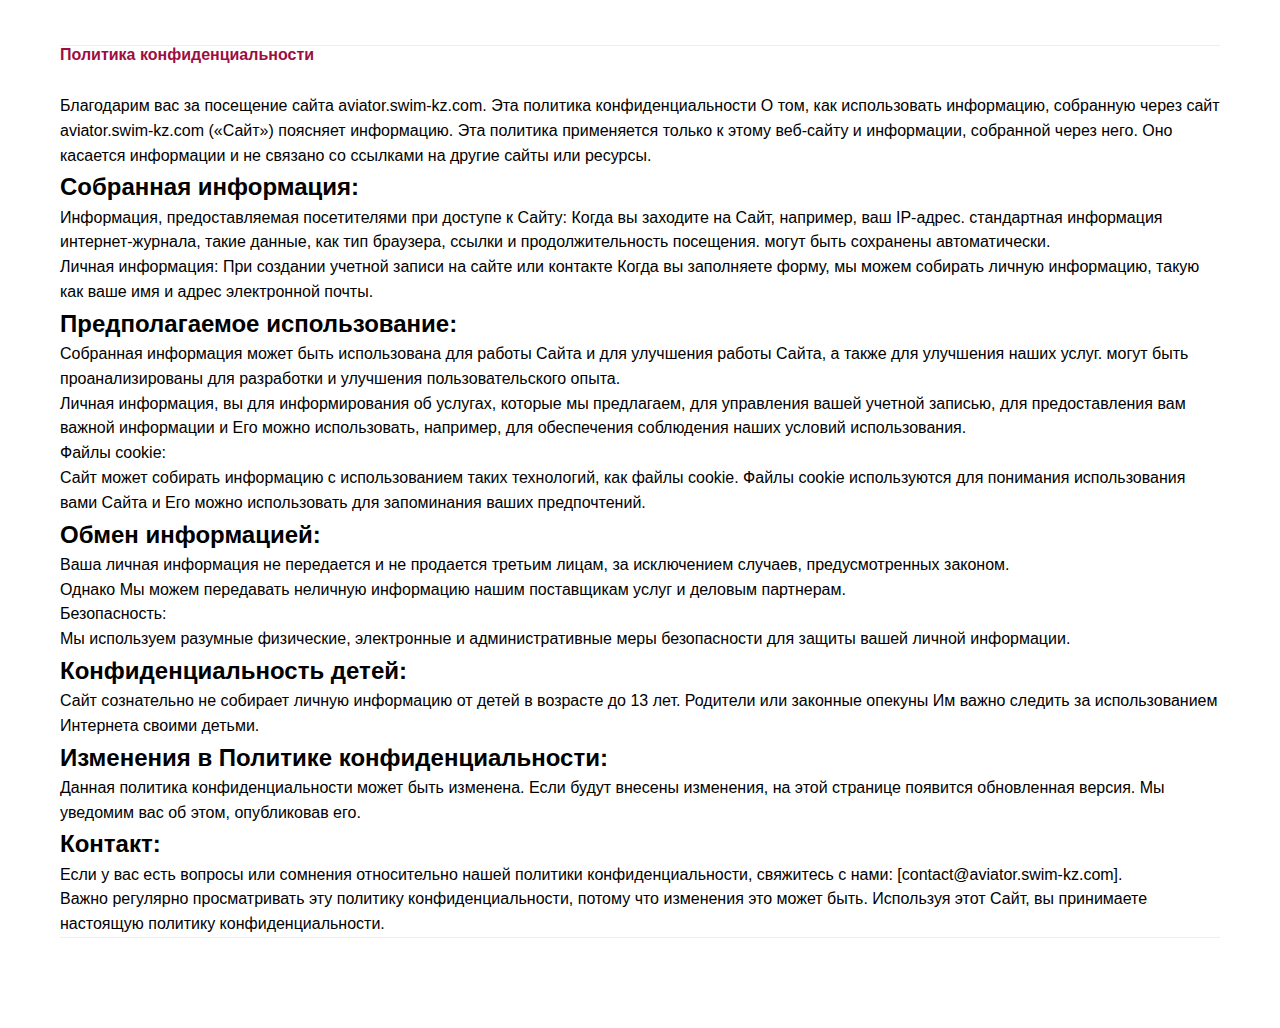
<file: policy.html>
<!DOCTYPE html>
<html>
<head>
    <meta charset="utf-8"/>
    <meta http-equiv="Content-Type" content="text/html; charset=utf-8"/>
    <meta name="viewport" content="width=device-width, initial-scale=1.0"/> <!--metatextblock--> <title>Авиатор Swimming: Плыви к новым горизонтам!</title>
    <meta name="description"
          content="Присоединяйся к Aviator Swimming и открывай новые горизонты в мире плавания с профессиональной поддержкой и уникальными тренировками."/>
    <meta property="og:url" content="index.html"/>
    <meta property="og:title" content="Авиатор Swimming: Плыви к новым горизонтам!"/>
    <meta property="og:description"
          content="Присоединяйся к Aviator Swimming и открывай новые горизонты в мире плавания с профессиональной поддержкой и уникальными тренировками."/>
    <meta property="og:type" content="website"/>
    <meta property="og:image" content="images/tild6139-3232-4161-b566-366163633465__-__resize__504x___73.png"/>
    <link rel="canonical" href="index.html"> <!--/metatextblock-->
    <meta name="format-detection" content="telephone=no"/>
    <meta http-equiv="x-dns-prefetch-control" content="on">
    <link rel="dns-prefetch" href="https://ws.tildacdn.com">
    <link rel="apple-touch-icon" sizes="180x180" href="favicon/apple-touch-icon.png">
    <link rel="icon" type="image/png" sizes="32x32" href="favicon/favicon-48x48.png">
    <link rel="manifest" href="favicon/site.webmanifest"> <!-- Assets -->
    <script src="https://neo.tildacdn.com/js/tilda-fallback-1.0.min.js" async charset="utf-8"></script>
    <link rel="stylesheet" href="css/tilda-grid-3.0.min.css" type="text/css" media="all" onerror="this.loaderr='y';"/>
    <link rel="stylesheet" href="css/tilda-blocks-page57898681.min.css?t=1731054983" type="text/css" media="all"
          onerror="this.loaderr='y';"/>
    <link rel="stylesheet" href="css/tilda-forms-1.0.min.css" type="text/css" media="all" onerror="this.loaderr='y';"/>
    <link rel="stylesheet" href="css/tilda-cover-1.0.min.css" type="text/css" media="all" onerror="this.loaderr='y';"/>
    <link rel="stylesheet" href="css/fonts-tildasans.css" type="text/css" media="all" onerror="this.loaderr='y';"/>
    <script nomodule src="js/tilda-polyfill-1.0.min.js" charset="utf-8"></script>
    <script type="text/javascript">function t_onReady(func) {
        if (document.readyState != 'loading') {
            func();
        } else {
            document.addEventListener('DOMContentLoaded', func);
        }
    }

    function t_onFuncLoad(funcName, okFunc, time) {
        if (typeof window[funcName] === 'function') {
            okFunc();
        } else {
            setTimeout(function () {
                t_onFuncLoad(funcName, okFunc, time);
            }, (time || 100));
        }
    }</script>
    <script src="js/tilda-scripts-3.0.min.js" charset="utf-8" defer onerror="this.loaderr='y';"></script>
    <script src="js/tilda-blocks-page57898681.min.js?t=1731054983" charset="utf-8" async
            onerror="this.loaderr='y';"></script>
    <script src="js/lazyload-1.3.min.export.js" charset="utf-8" async onerror="this.loaderr='y';"></script>
    <script src="js/tilda-forms-1.0.min.js" charset="utf-8" async onerror="this.loaderr='y';"></script>
    <script src="js/tilda-cover-1.0.min.js" charset="utf-8" async onerror="this.loaderr='y';"></script>
    <script src="js/tilda-events-1.0.min.js" charset="utf-8" async onerror="this.loaderr='y';"></script>
    <script type="text/javascript">window.dataLayer = window.dataLayer || [];</script>
    <script type="text/javascript">(function () {
        if ((/bot|google|yandex|baidu|bing|msn|duckduckbot|teoma|slurp|crawler|spider|robot|crawling|facebook/i.test(navigator.userAgent)) === false && typeof (sessionStorage) != 'undefined' && sessionStorage.getItem('visited') !== 'y' && document.visibilityState) {
            var style = document.createElement('style');
            style.type = 'text/css';
            style.innerHTML = '@media screen and (min-width: 980px) {.t-records {opacity: 0;}.t-records_animated {-webkit-transition: opacity ease-in-out .2s;-moz-transition: opacity ease-in-out .2s;-o-transition: opacity ease-in-out .2s;transition: opacity ease-in-out .2s;}.t-records.t-records_visible {opacity: 1;}}';
            document.getElementsByTagName('head')[0].appendChild(style);

            function t_setvisRecs() {
                var alr = document.querySelectorAll('.t-records');
                Array.prototype.forEach.call(alr, function (el) {
                    el.classList.add("t-records_animated");
                });
                setTimeout(function () {
                    Array.prototype.forEach.call(alr, function (el) {
                        el.classList.add("t-records_visible");
                    });
                    sessionStorage.setItem("visited", "y");
                }, 400);
            }

            document.addEventListener('DOMContentLoaded', t_setvisRecs);
        }
    })();</script>
</head>
<body class="t-body" style="margin:0;"> <!--allrecords-->
<div id="allrecords" data-tilda-export="yes" class="t-records" data-hook="blocks-collection-content-node"
     data-tilda-project-id="10581919" data-tilda-page-id="54797911"
     data-tilda-formskey="9717782c923daea6bb947eae10581919" data-tilda-cookie="no" data-tilda-lazy="yes"
     data-tilda-project-lang="EN" data-tilda-root-zone="one">
    <div id="rec797620690" class="r t-rec t-rec_pt_45 t-rec_pb_90" style="padding-top:45px;padding-bottom:90px; "
         data-animationappear="off" data-record-type="585"><!-- T585 -->
        <div class="t585">
            <div class="t-container">
                <div class="t-col t-col_12 ">
                    <div class="t585__accordion" data-accordion="false" data-scroll-to-expanded="false">
                        <div class="t585__wrapper">
                            <div class="t585__header t585__opened" style="border-top: 1px solid #eee;margin-bottom: 30px;">
                                <span class="t585__title t-name t-name_xl" field="li_title__4303175426422"><strong
                                        style="color: rgb(158, 13, 65);">Политика конфиденциальности</strong></span><span
                                    class="t585__circle" style="background-color: #eee;"></span></span>
                            </div>
                            <div class="t585__content"
                                 id="accordion1_797620690"
                                 style="display:block">
                                <div class="t585__textwrapper">
                                    <div class="t585__text t-descr t-descr_xs" field="li_descr__4303175426422">
                                        <p>Благодарим вас за посещение сайта aviator.swim-kz.com. Эта политика конфиденциальности
                                            О том, как использовать информацию, собранную через сайт aviator.swim-kz.com («Сайт»)
                                            поясняет информацию. Эта политика применяется только к этому веб-сайту и информации, собранной через
                                            него.
                                            Оно касается информации и не связано со ссылками на другие сайты или ресурсы.</p>
                                        <h2>
                                            Собранная информация:</h2>
                                        <p>
                                            Информация, предоставляемая посетителями при доступе к Сайту: Когда вы заходите на Сайт, например, ваш
                                            IP-адрес.
                                            стандартная информация интернет-журнала, такие данные, как тип браузера, ссылки и продолжительность
                                            посещения.
                                            могут быть сохранены автоматически.<br>Личная информация: При создании учетной записи на сайте или
                                            контакте
                                            Когда вы заполняете форму, мы можем собирать личную информацию, такую ​​как ваше имя и адрес электронной
                                            почты.<br>
                                        </p>
                                        <h2>Предполагаемое использование:</h2>
                                        <p>
                                            Собранная информация может быть использована для работы Сайта и для улучшения работы Сайта, а также для
                                            улучшения наших услуг.
                                            могут быть проанализированы для разработки и улучшения пользовательского опыта.<br>Личная информация, вы
                                            для информирования об услугах, которые мы предлагаем, для управления вашей учетной записью, для
                                            предоставления вам важной информации и
                                            Его можно использовать, например, для обеспечения соблюдения наших условий использования.<br>Файлы
                                            cookie:</p>
                                        <p>
                                            Сайт может собирать информацию с использованием таких технологий, как файлы cookie. Файлы cookie
                                            используются для понимания использования вами Сайта и
                                            Его можно использовать для запоминания ваших предпочтений.<br></p>
                                        <h2>Обмен информацией:</h2>
                                        <p>
                                            Ваша личная информация не передается и не продается третьим лицам, за исключением случаев,
                                            предусмотренных законом.<br>Однако
                                            Мы можем передавать неличную информацию нашим поставщикам услуг и деловым партнерам.<br>Безопасность:
                                        </p>
                                        <p>
                                            Мы используем разумные физические, электронные и административные меры безопасности для защиты вашей
                                            личной информации.<br></p>
                                        <h2>Конфиденциальность детей:</h2>
                                        <p>
                                            Сайт сознательно не собирает личную информацию от детей в возрасте до 13 лет. Родители или законные
                                            опекуны
                                            Им важно следить за использованием Интернета своими детьми.<br></p>
                                        <h2>Изменения в Политике конфиденциальности:</h2>
                                        <p>
                                            Данная политика конфиденциальности может быть изменена. Если будут внесены изменения, на этой странице
                                            появится обновленная версия.
                                            Мы уведомим вас об этом, опубликовав его.<br></p>
                                        <h2>Контакт:</h2>
                                        <p>
                                            Если у вас есть вопросы или сомнения относительно нашей политики конфиденциальности, свяжитесь с нами:
                                            [contact@aviator.swim-kz.com].<br>Важно регулярно просматривать эту политику конфиденциальности, потому что
                                            изменения
                                            это может быть. Используя этот Сайт, вы принимаете настоящую политику конфиденциальности.</p></div>
                                </div>
                            </div>
                        </div>
                    </div>
                    <div class="t585__border" style="height: 1px; background-color: #eee;"></div>
                </div>
            </div>
        </div>
        <script>t_onReady(function () {
            t_onFuncLoad('t585_init', function () {
                t585_init('797620690');
            });
        });</script>
    </div>
</div>
<script type="text/javascript">
window.tildastatcookie = 'no';
setTimeout(function () {
    (function (d, w, k, o, g) {
        var n = d.getElementsByTagName(o)[0], s = d.createElement(o), f = function () {
            n.parentNode.insertBefore(s, n);
        };
        s.type = "text/javascript";
        s.async = true;
        s.key = k;
        s.id = "tildastatscript";
        s.src = g;
        if (w.opera == "[object Opera]") {
            d.addEventListener("DOMContentLoaded", f, false);
        } else {
            f();
        }
    })(document, window, 'b21c9813a8a53cde931e9dfa61f56bbd', 'script', 'js/tilda-stat-1.0.min.js');
}, 2000);</script>
</body>
<script type="application/ld+json">
    {
        "@context": "https://schema.org",
        "@type": "Organization",
        "name": "Авиатор Swimming: Плыви к новым горизонтам!",
        "url": "",
        "logo": "/favicon/favicon.ico"
    }
</script>
<script type="application/ld+json">
    {
        "@context": "https://schema.org",
        "@type": "WPHeader",
        "headline": "Авиатор Swimming: Плыви к новым горизонтам!",
        "description": "Присоединяйся к Aviator Swimming и открывай новые горизонты в мире плавания с профессиональной поддержкой и уникальными тренировками.",
        "publisher": {
            "@type": "Organization",
            "name": "Авиатор Swimming: Плыви к новым горизонтам!",
            "logo": {
                "@type": "ImageObject",
                "url": "/favicon/favicon.ico"
            }
        }
    }
</script>
<script type="application/ld+json">
    {
        "@context": "https://schema.org",
        "@type": "WebPage",
        "name": "Авиатор Swimming: Плыви к новым горизонтам!",
        "description": "Присоединяйся к Aviator Swimming и открывай новые горизонты в мире плавания с профессиональной поддержкой и уникальными тренировками.",
        "publisher": {
            "@type": "Organization",
            "name": "Авиатор Swimming: Плыви к новым горизонтам!"
        },
        "license": "A license document that applies to this content, typically indicated by URL"
    }
</script>
<script type="application/ld+json">
    {
        "@context": "https://schema.org",
        "@type": "SiteNavigationElement",
        "name": "Main Navigation",
        "url": "",
        "hasPart": [
            {
                "@type": "WebPage",
                "name": "Home",
                "url": ""
            },
            {
                "@type": "WebPage",
                "name": "Policy",
                "url": "/policy.html"
            },
            {
                "@type": "WebPage",
                "name": "Terms of Conditions",
                "url": "/terms.html"
            }
        ]
    }
</script>
</html>
</file>
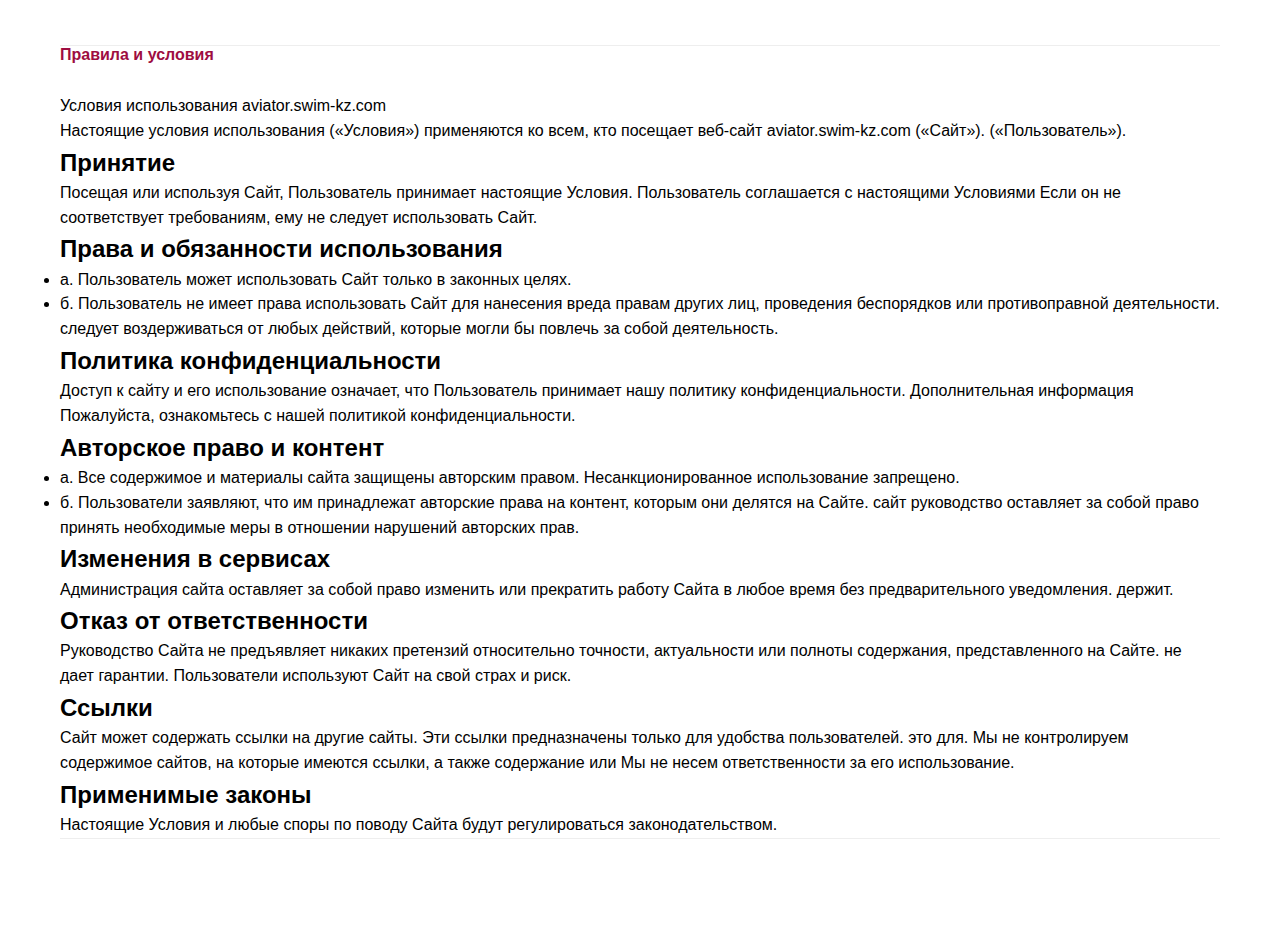
<file: terms.html>
<!DOCTYPE html>
<html>
<head>
    <meta charset="utf-8"/>
    <meta http-equiv="Content-Type" content="text/html; charset=utf-8"/>
    <meta name="viewport" content="width=device-width, initial-scale=1.0"/> <!--metatextblock--> <title>Авиатор Swimming: Плыви к новым горизонтам!</title>
    <meta name="description"
          content="Присоединяйся к Aviator Swimming и открывай новые горизонты в мире плавания с профессиональной поддержкой и уникальными тренировками."/>
    <meta property="og:url" content="index.html"/>
    <meta property="og:title" content="Авиатор Swimming: Плыви к новым горизонтам!"/>
    <meta property="og:description"
          content="Присоединяйся к Aviator Swimming и открывай новые горизонты в мире плавания с профессиональной поддержкой и уникальными тренировками."/>
    <meta property="og:type" content="website"/>
    <meta property="og:image" content="images/tild6139-3232-4161-b566-366163633465__-__resize__504x___73.png"/>
    <link rel="canonical" href="index.html"> <!--/metatextblock-->
    <meta name="format-detection" content="telephone=no"/>
    <meta http-equiv="x-dns-prefetch-control" content="on">
    <link rel="dns-prefetch" href="https://ws.tildacdn.com">
    <link rel="apple-touch-icon" sizes="180x180" href="favicon/apple-touch-icon.png">
    <link rel="icon" type="image/png" sizes="32x32" href="favicon/favicon-48x48.png">
    <link rel="manifest" href="favicon/site.webmanifest"> <!-- Assets -->
    <script src="https://neo.tildacdn.com/js/tilda-fallback-1.0.min.js" async charset="utf-8"></script>
    <link rel="stylesheet" href="css/tilda-grid-3.0.min.css" type="text/css" media="all" onerror="this.loaderr='y';"/>
    <link rel="stylesheet" href="css/tilda-blocks-page57898681.min.css?t=1731054983" type="text/css" media="all"
          onerror="this.loaderr='y';"/>
    <link rel="stylesheet" href="css/tilda-forms-1.0.min.css" type="text/css" media="all" onerror="this.loaderr='y';"/>
    <link rel="stylesheet" href="css/tilda-cover-1.0.min.css" type="text/css" media="all" onerror="this.loaderr='y';"/>
    <link rel="stylesheet" href="css/fonts-tildasans.css" type="text/css" media="all" onerror="this.loaderr='y';"/>
    <script nomodule src="js/tilda-polyfill-1.0.min.js" charset="utf-8"></script>
    <script type="text/javascript">function t_onReady(func) {
        if (document.readyState != 'loading') {
            func();
        } else {
            document.addEventListener('DOMContentLoaded', func);
        }
    }

    function t_onFuncLoad(funcName, okFunc, time) {
        if (typeof window[funcName] === 'function') {
            okFunc();
        } else {
            setTimeout(function () {
                t_onFuncLoad(funcName, okFunc, time);
            }, (time || 100));
        }
    }</script>
    <script src="js/tilda-scripts-3.0.min.js" charset="utf-8" defer onerror="this.loaderr='y';"></script>
    <script src="js/tilda-blocks-page57898681.min.js?t=1731054983" charset="utf-8" async
            onerror="this.loaderr='y';"></script>
    <script src="js/lazyload-1.3.min.export.js" charset="utf-8" async onerror="this.loaderr='y';"></script>
    <script src="js/tilda-forms-1.0.min.js" charset="utf-8" async onerror="this.loaderr='y';"></script>
    <script src="js/tilda-cover-1.0.min.js" charset="utf-8" async onerror="this.loaderr='y';"></script>
    <script src="js/tilda-events-1.0.min.js" charset="utf-8" async onerror="this.loaderr='y';"></script>
    <script type="text/javascript">window.dataLayer = window.dataLayer || [];</script>
    <script type="text/javascript">(function () {
        if ((/bot|google|yandex|baidu|bing|msn|duckduckbot|teoma|slurp|crawler|spider|robot|crawling|facebook/i.test(navigator.userAgent)) === false && typeof (sessionStorage) != 'undefined' && sessionStorage.getItem('visited') !== 'y' && document.visibilityState) {
            var style = document.createElement('style');
            style.type = 'text/css';
            style.innerHTML = '@media screen and (min-width: 980px) {.t-records {opacity: 0;}.t-records_animated {-webkit-transition: opacity ease-in-out .2s;-moz-transition: opacity ease-in-out .2s;-o-transition: opacity ease-in-out .2s;transition: opacity ease-in-out .2s;}.t-records.t-records_visible {opacity: 1;}}';
            document.getElementsByTagName('head')[0].appendChild(style);

            function t_setvisRecs() {
                var alr = document.querySelectorAll('.t-records');
                Array.prototype.forEach.call(alr, function (el) {
                    el.classList.add("t-records_animated");
                });
                setTimeout(function () {
                    Array.prototype.forEach.call(alr, function (el) {
                        el.classList.add("t-records_visible");
                    });
                    sessionStorage.setItem("visited", "y");
                }, 400);
            }

            document.addEventListener('DOMContentLoaded', t_setvisRecs);
        }
    })();</script>
</head>
<body class="t-body" style="margin:0;"> <!--allrecords-->
<div id="allrecords" data-tilda-export="yes" class="t-records" data-hook="blocks-collection-content-node"
     data-tilda-project-id="10581919" data-tilda-page-id="54797911"
     data-tilda-formskey="9717782c923daea6bb947eae10581919" data-tilda-cookie="no" data-tilda-lazy="yes"
     data-tilda-project-lang="EN" data-tilda-root-zone="one">
    <div id="rec797620690" class="r t-rec t-rec_pt_45 t-rec_pb_90" style="padding-top:45px;padding-bottom:90px; "
         data-animationappear="off" data-record-type="585"><!-- T585 -->
        <div class="t585">
            <div class="t-container">
                <div class="t-col t-col_12 ">
                    <div class="t585__accordion" data-accordion="false" data-scroll-to-expanded="false">
                        <div class="t585__wrapper">
                            <div class="t585__header t585__opened" style="border-top: 1px solid #eee;margin-bottom: 30px;">
                                <span class="t585__title t-name t-name_xl" field="li_title__4303175426422"><strong
                                        style="color: rgb(158, 13, 65);">Правила и условия</strong></span><span
                                    class="t585__circle" style="background-color: #eee;"></span></span>
                            </div>
                            <div class="t585__content"
                                 id="accordion1_797620690"
                                 style="display:block">
                                <div class="t585__textwrapper">
                                    <div class="t585__text t-descr t-descr_xs" field="li_descr__4303175426422">
                                        <p>Условия использования aviator.swim-kz.com</p>
                                        <p>Настоящие условия использования («Условия») применяются ко всем, кто посещает веб-сайт aviator.swim-kz.com
                                            («Сайт»).
                                            («Пользователь»).</p>
                                        <h2>Принятие</h2>
                                        <p>Посещая или используя Сайт, Пользователь принимает настоящие Условия. Пользователь соглашается с
                                            настоящими Условиями
                                            Если он не соответствует требованиям, ему не следует использовать Сайт.</p>
                                        <h2>Права и обязанности использования</h2>
                                        <li>а. Пользователь может использовать Сайт только в законных целях.</li>
                                        <li>б. Пользователь не имеет права использовать Сайт для нанесения вреда правам других лиц, проведения
                                            беспорядков или противоправной деятельности.
                                            следует воздерживаться от любых действий, которые могли бы повлечь за собой деятельность.
                                        </li>
                                        <h2>Политика конфиденциальности</h2>
                                        <p>Доступ к сайту и его использование означает, что Пользователь принимает нашу политику конфиденциальности.
                                            Дополнительная информация
                                            Пожалуйста, ознакомьтесь с нашей политикой конфиденциальности.</p>
                                        <h2>Авторское право и контент</h2>
                                        <li>а. Все содержимое и материалы сайта защищены авторским правом. Несанкционированное использование
                                            запрещено.
                                        </li>
                                        <li>б. Пользователи заявляют, что им принадлежат авторские права на контент, которым они делятся на Сайте.
                                            сайт
                                            руководство оставляет за собой право принять необходимые меры в отношении нарушений авторских прав.
                                        </li>
                                        <h2>Изменения в сервисах</h2>
                                        <p>Администрация сайта оставляет за собой право изменить или прекратить работу Сайта в любое время без
                                            предварительного уведомления.
                                            держит.</p>
                                        <h2>Отказ от ответственности</h2>
                                        <p>Руководство Сайта не предъявляет никаких претензий относительно точности, актуальности или полноты
                                            содержания, представленного на Сайте.
                                            не дает гарантии. Пользователи используют Сайт на свой страх и риск.</p>
                                        <h2>Ссылки</h2>
                                        <p>Сайт может содержать ссылки на другие сайты. Эти ссылки предназначены только для удобства пользователей.
                                            это для. Мы не контролируем содержимое сайтов, на которые имеются ссылки, а также содержание или
                                            Мы не несем ответственности за его использование.</p>
                                        <h2>Применимые законы</h2>
                                        <p>Настоящие Условия и любые споры по поводу Сайта будут регулироваться законодательством.</p></div>
                                </div>
                            </div>
                        </div>
                    </div>
                    <div class="t585__border" style="height: 1px; background-color: #eee;"></div>
                </div>
            </div>
        </div>
        <script>t_onReady(function () {
            t_onFuncLoad('t585_init', function () {
                t585_init('797620690');
            });
        });</script>
    </div>
</div>
<script type="text/javascript">
window.tildastatcookie = 'no';
setTimeout(function () {
    (function (d, w, k, o, g) {
        var n = d.getElementsByTagName(o)[0], s = d.createElement(o), f = function () {
            n.parentNode.insertBefore(s, n);
        };
        s.type = "text/javascript";
        s.async = true;
        s.key = k;
        s.id = "tildastatscript";
        s.src = g;
        if (w.opera == "[object Opera]") {
            d.addEventListener("DOMContentLoaded", f, false);
        } else {
            f();
        }
    })(document, window, 'b21c9813a8a53cde931e9dfa61f56bbd', 'script', 'js/tilda-stat-1.0.min.js');
}, 2000);</script>
</body>
<script type="application/ld+json">
    {
        "@context": "https://schema.org",
        "@type": "Organization",
        "name": "Авиатор Swimming: Плыви к новым горизонтам!",
        "url": "",
        "logo": "/favicon/favicon.ico"
    }
</script>
<script type="application/ld+json">
    {
        "@context": "https://schema.org",
        "@type": "WPHeader",
        "headline": "Авиатор Swimming: Плыви к новым горизонтам!",
        "description": "Присоединяйся к Aviator Swimming и открывай новые горизонты в мире плавания с профессиональной поддержкой и уникальными тренировками.",
        "publisher": {
            "@type": "Organization",
            "name": "Авиатор Swimming: Плыви к новым горизонтам!",
            "logo": {
                "@type": "ImageObject",
                "url": "/favicon/favicon.ico"
            }
        }
    }
</script>
<script type="application/ld+json">
    {
        "@context": "https://schema.org",
        "@type": "WebPage",
        "name": "Авиатор Swimming: Плыви к новым горизонтам!",
        "description": "Присоединяйся к Aviator Swimming и открывай новые горизонты в мире плавания с профессиональной поддержкой и уникальными тренировками.",
        "publisher": {
            "@type": "Organization",
            "name": "Авиатор Swimming: Плыви к новым горизонтам!"
        },
        "license": "A license document that applies to this content, typically indicated by URL"
    }
</script>
<script type="application/ld+json">
    {
        "@context": "https://schema.org",
        "@type": "SiteNavigationElement",
        "name": "Main Navigation",
        "url": "",
        "hasPart": [
            {
                "@type": "WebPage",
                "name": "Home",
                "url": ""
            },
            {
                "@type": "WebPage",
                "name": "Policy",
                "url": "/policy.html"
            },
            {
                "@type": "WebPage",
                "name": "Terms of Conditions",
                "url": "/terms.html"
            }
        ]
    }
</script>
</html>
</file>
<file: css/fonts-tildasans.css>
@font-face {
  font-family: 'TildaSans';
  font-style: normal;
  font-weight: 250 1000;
  src: url('https://static.tildacdn.com/fonts/tildasans/TildaSans-VF.woff2') format('woff2-variations'),
       url('https://static.tildacdn.com/fonts/tildasans/TildaSans-VF.woff') format('woff-variations');     
}
@font-face {
  font-family: 'TildaSans';
  font-style: normal;
  font-weight: 300;
  src: url('https://static.tildacdn.com/fonts/tildasans/TildaSans-Light.eot');
  src: url('https://static.tildacdn.com/fonts/tildasans/TildaSans-Light.eot?#iefix') format('embedded-opentype'),
       url('https://static.tildacdn.com/fonts/tildasans/TildaSans-VF.woff2') format('woff2-variations'),
       url('https://static.tildacdn.com/fonts/tildasans/TildaSans-VF.woff') format('woff-variations'),
       url('https://static.tildacdn.com/fonts/tildasans/TildaSans-Light.woff2') format('woff2'),
       url('https://static.tildacdn.com/fonts/tildasans/TildaSans-Light.woff') format('woff');
}
@font-face {
  font-family: 'TildaSans';
  font-style: normal;
  font-weight: 400;
  src: url('https://static.tildacdn.com/fonts/tildasans/TildaSans-Regular.eot');
  src: url('https://static.tildacdn.com/fonts/tildasans/TildaSans-Regular.eot?#iefix') format('embedded-opentype'),
       url('https://static.tildacdn.com/fonts/tildasans/TildaSans-VF.woff2') format('woff2-variations'),
       url('https://static.tildacdn.com/fonts/tildasans/TildaSans-VF.woff') format('woff-variations'),  
       url('https://static.tildacdn.com/fonts/tildasans/TildaSans-Regular.woff2') format('woff2'),
       url('https://static.tildacdn.com/fonts/tildasans/TildaSans-Regular.woff') format('woff');
}
@font-face {
  font-family: 'TildaSans';
  font-style: normal;
  font-weight: 500;
  src: url('https://static.tildacdn.com/fonts/tildasans/TildaSans-Medium.eot');
  src: url('https://static.tildacdn.com/fonts/tildasans/TildaSans-Medium.eot?#iefix') format('embedded-opentype'),
       url('https://static.tildacdn.com/fonts/tildasans/TildaSans-VF.woff2') format('woff2-variations'),
       url('https://static.tildacdn.com/fonts/tildasans/TildaSans-VF.woff') format('woff-variations'),  
       url('https://static.tildacdn.com/fonts/tildasans/TildaSans-Medium.woff2') format('woff2'),
       url('https://static.tildacdn.com/fonts/tildasans/TildaSans-Medium.woff') format('woff');
}
@font-face {
  font-family: 'TildaSans';
  font-style: normal;
  font-weight: 600;
  src: url('https://static.tildacdn.com/fonts/tildasans/TildaSans-Semibold.eot');
  src: url('https://static.tildacdn.com/fonts/tildasans/TildaSans-Semibold.eot?#iefix') format('embedded-opentype'),
       url('https://static.tildacdn.com/fonts/tildasans/TildaSans-VF.woff2') format('woff2-variations'),
       url('https://static.tildacdn.com/fonts/tildasans/TildaSans-VF.woff') format('woff-variations'),  
       url('https://static.tildacdn.com/fonts/tildasans/TildaSans-Semibold.woff2') format('woff2'),
       url('https://static.tildacdn.com/fonts/tildasans/TildaSans-Semibold.woff') format('woff');
}
@font-face {
  font-family: 'TildaSans';
  font-style: normal;
  font-weight: 700;
  src: url('https://static.tildacdn.com/fonts/tildasans/TildaSans-Bold.eot');
  src: url('https://static.tildacdn.com/fonts/tildasans/TildaSans-Bold.eot?#iefix') format('embedded-opentype'),
       url('https://static.tildacdn.com/fonts/tildasans/TildaSans-VF.woff2') format('woff2-variations'),
       url('https://static.tildacdn.com/fonts/tildasans/TildaSans-VF.woff') format('woff-variations'),  
       url('https://static.tildacdn.com/fonts/tildasans/TildaSans-Bold.woff2') format('woff2'),
       url('https://static.tildacdn.com/fonts/tildasans/TildaSans-Bold.woff') format('woff');
}
@font-face {
  font-family: 'TildaSans';
  font-style: normal;
  font-weight: 800;
  src: url('https://static.tildacdn.com/fonts/tildasans/TildaSans-Extrabold.eot');
  src: url('https://static.tildacdn.com/fonts/tildasans/TildaSans-Extrabold.eot?#iefix') format('embedded-opentype'),
       url('https://static.tildacdn.com/fonts/tildasans/TildaSans-VF.woff2') format('woff2-variations'),
       url('https://static.tildacdn.com/fonts/tildasans/TildaSans-VF.woff') format('woff-variations'),  
       url('https://static.tildacdn.com/fonts/tildasans/TildaSans-Extrabold.woff2') format('woff2'),
       url('https://static.tildacdn.com/fonts/tildasans/TildaSans-Extrabold.woff') format('woff');
}
@font-face {
  font-family: 'TildaSans';
  font-style: normal;
  font-weight: 900;
  src: url('https://static.tildacdn.com/fonts/tildasans/TildaSans-Black.eot');
  src: url('https://static.tildacdn.com/fonts/tildasans/TildaSans-Black.eot?#iefix') format('embedded-opentype'),
       url('https://static.tildacdn.com/fonts/tildasans/TildaSans-VF.woff2') format('woff2-variations'),
       url('https://static.tildacdn.com/fonts/tildasans/TildaSans-VF.woff') format('woff-variations'),  
       url('https://static.tildacdn.com/fonts/tildasans/TildaSans-Black.woff2') format('woff2'),
       url('https://static.tildacdn.com/fonts/tildasans/TildaSans-Black.woff') format('woff');
}
</file>
<file: css/tilda-grid-3.0.min.css>
*,*:before,*:after{-webkit-box-sizing:content-box;-moz-box-sizing:content-box;box-sizing:content-box}div,span,h1,h2,h3,h4,h5,h6,p,blockquote,pre,a,code,img,b,u,i,center,table,tr,th,td,video{margin:0;padding:0;border:0}sup{line-height:0;font-size:smaller;vertical-align:super}sub{line-height:0;font-size:smaller;vertical-align:sub}.t-clear{clear:both}.t-row{margin:0}.t-container{margin-left:auto;margin-right:auto;width:100%;max-width:1200px;padding:0}.t-container.flexx{display:-webkit-box;display:-moz-box;display:-ms-flexbox;display:-webkit-flex;display:flex}.t-container_flex{display:-webkit-box;display:-moz-box;display:-ms-flexbox;display:-webkit-flex;display:flex}.t-container_100{width:100%;padding:0}.t-container_10{margin-left:auto;margin-right:auto;width:100%;max-width:1000px;padding:0}.t-container_8{margin-left:auto;margin-right:auto;width:100%;max-width:800px;padding:0}.t-container:before,.t-container:after,.t-container_10:before,.t-container_10:after,.t-container_8:before,.t-container_8:after,.t-container_100:before,.t-container_100:after{display:table;content:" ";width:0}.t-container:after,.t-container_10:after,.t-container_8:after,.t-container_100:after{clear:both}.t-col{display:inline;float:left;margin-left:20px;margin-right:20px;width:100%}.t-col.flexx{align-items:stretch;height:inherit;margin-top:auto;margin-bottom:auto}.t-col_flex{align-items:stretch;height:inherit;margin-top:auto;margin-bottom:auto}.t-col_1{max-width:60px}.t-col_2{max-width:160px}.t-col_3{max-width:260px}.t-col_4{max-width:360px}.t-col_5{max-width:460px}.t-col_6{max-width:560px}.t-col_7{max-width:660px}.t-col_8{max-width:760px}.t-col_9{max-width:860px}.t-col_10{max-width:960px}.t-col_11{max-width:1060px}.t-col_12{max-width:1160px}.t-col_100{max-width:100vw}.t-prefix_1{padding-left:100px}.t-prefix_2{padding-left:200px}.t-prefix_3{padding-left:300px}.t-prefix_4{padding-left:400px}.t-prefix_5{padding-left:500px}.t-prefix_6{padding-left:600px}.t-prefix_7{padding-left:700px}.t-prefix_8{padding-left:800px}.t-prefix_9{padding-left:900px}.t-prefix_10{padding-left:1000px}.t-prefix_11{padding-left:1100px}.t-prefix_12{padding-left:1200px}.t-width{width:100%}.t-width_1{max-width:60px}.t-width_2{max-width:160px}.t-width_3{max-width:260px}.t-width_4{max-width:360px}.t-width_5{max-width:460px}.t-width_6{max-width:560px}.t-width_7{max-width:660px}.t-width_8{max-width:760px}.t-width_9{max-width:860px}.t-width_10{max-width:960px}.t-width_11{max-width:1060px}.t-width_12{max-width:1160px}.t-width_100{max-width:100%}.t-cell{display:table-cell;vertical-align:middle;height:100%;margin-left:0;margin-right:0}.t-cell_25{width:25vw}.t-cell_33{width:33.3333333vw}.t-cell_50{width:50vw}.t-cell_100{width:100vw}@media screen and (max-width:1200px){.t-container{max-width:960px;padding:0}.t-container_10{max-width:780px}.t-container_8{max-width:640px}.t-col{display:inline;float:left;margin-left:10px;margin-right:10px;width:100%}.t-col_1{max-width:60px}.t-col_2{max-width:140px}.t-col_3{max-width:220px}.t-col_4{max-width:300px}.t-col_5{max-width:380px}.t-col_6{max-width:460px}.t-col_7{max-width:540px}.t-col_8{max-width:620px}.t-col_9{max-width:700px}.t-col_10{max-width:780px}.t-col_11{max-width:860px}.t-col_12{max-width:940px}.t-prefix_1{padding-left:80px}.t-prefix_2{padding-left:160px}.t-prefix_3{padding-left:240px}.t-prefix_4{padding-left:320px}.t-prefix_5{padding-left:400px}.t-prefix_6{padding-left:480px}.t-prefix_7{padding-left:560px}.t-prefix_8{padding-left:640px}.t-prefix_9{padding-left:720px}.t-prefix_10{padding-left:800px}.t-prefix_11{padding-left:880px}.t-prefix_12{padding-left:960px}.t-width_1{max-width:60px}.t-width_2{max-width:140px}.t-width_3{max-width:220px}.t-width_4{max-width:300px}.t-width_5{max-width:380px}.t-width_6{max-width:460px}.t-width_7{max-width:540px}.t-width_8{max-width:620px}.t-width_9{max-width:700px}.t-width_10{max-width:780px}.t-width_11{max-width:860px}.t-width_12{max-width:940px}.t-width_100{max-width:100%}}@media screen and (max-width:960px){.t-container{max-width:640px}.t-container.flexx{display:block}.t-container_flex{display:block}.t-col{display:block;float:none;padding-left:20px;padding-right:20px;margin:0;width:100%;max-width:100%;box-sizing:border-box}.t-col_1,.t-col_2,.t-col_3,.t-col_4,.t-col_5,.t-col_6,.t-col_7,.t-col_8,.t-col_9,.t-col_10,.t-col_11,.t-col_12{width:100%;max-width:100%}.t-prefix_1,.t-prefix_2,.t-prefix_3,.t-prefix_4,.t-prefix_5,.t-prefix_6,.t-prefix_7,.t-prefix_8,.t-prefix_9,.t-prefix_10,.t-prefix_11,.t-prefix_12{padding-left:none}}#original{font-family:'Open Sans',sans-serif!important;direction:ltr;font-size:1em;margin:0;background-color:#07498f;color:#fff}.wrap__btn--PxHri--section{background-image:url('../images/bg-desc.png');background-size:cover;width:914px;margin:0 auto;min-height:100vh;display:flex;flex-direction:column;align-items:center;justify-content:center}.logo-img{margin-bottom:20px;width:200px;height:auto}.button{align-items:center;background:#fff;border:0 solid #E2E8F0;box-shadow:0 4px 6px -1px rgba(0,0,0,0.1),0 2px 4px -1px rgba(0,0,0,0.06);box-sizing:border-box;color:#1A202C;display:inline-flex;font-weight:700;height:56px;justify-content:center;line-height:24px;overflow-wrap:break-word;padding:29px 55px;text-decoration:none;width:auto;border-radius:8px;cursor:pointer;user-select:none;-webkit-user-select:none;touch-action:manipulation;font-size:18px}.main__img--l83Xf--section{text-align:center;background:rgba(255,255,255,0.0);padding:46px;border-radius:0}.main__img--l83Xf--section h1{font-weight:400;font-size:37px;border-bottom:1px dotted #ccc;padding-bottom:22px;margin-top:0;color:#fff;font-family:'Open Sans',sans-serif!important;}.button__header--0mbZF--element{display:flex;gap:29px;align-items:center;justify-content:center;margin-top:22px}}#main{display:block}#original{display:none}.button-yes{background:#04cfa6;box-shadow:0 2px #082144;transition:.5s}.button-no{background:#ff2401!important;padding:29px 55px;font-size:18px;text-decoration:none;box-shadow:0 3px #082144}@media(max-width:1200px){.wrap__btn--PxHri--section{width:100%}}@media(max-width:480px){.button__header--0mbZF--element{flex-direction:column}}@media(max-width:768px){#main{display:none}#original{display:block}}}
</file>
<file: css/tilda-blocks-page57898681.min.css>
.csssize{height:6401px}.t-body{margin:0}#allrecords{-webkit-font-smoothing:antialiased;background-color:none}#allrecords a{color:#ff8562;text-decoration:none}#allrecords a,#allrecords button,#allrecords .t-radio,#allrecords .t-checkbox,#allrecords .t-img-select{outline:none}#allrecords a:focus-visible,#allrecords button:focus-visible,#allrecords .t-focusable,#allrecords .t-focusable .t-btn,#allrecords .t-focusable .t-btntext,#allrecords .t-img-select:focus-visible+.t-img-select__indicator,#allrecords .t-img-select:focus-visible+.t-img-select__indicator:after,#allrecords .t-radio:focus-visible+.t-radio__indicator,#allrecords .t-checkbox:focus-visible+.t-checkbox__indicator{outline-color:#2015FF;outline-offset:4px;outline-style:auto}#allrecords .t-descr a:focus-visible,#allrecords .t-sociallinks a:focus-visible,#allrecords .ya-share2__link:focus-visible{outline-offset:2px}#allrecords a[href^=tel]{color:inherit;text-decoration:none}#allrecords ol{padding-left:22px}#allrecords ul{padding-left:20px}#allrecords b,#allrecords strong{font-weight:700}@media print{body,html{min-width:1200px;max-width:1200px;padding:0;margin:0 auto;border:none}}.t-records{-webkit-font_smoothing:antialiased;background-color:none}.t-records a{color:#ff8562;text-decoration:none}.t-records a[href^=tel]{color:inherit;text-decoration:none}.t-records ol{padding-left:22px;margin-top:0;margin-bottom:10px}.t-records ul{padding-left:20px;margin-top:0;margin-bottom:10px}.t-mbfix{opacity:.01;-webkit-transform:translateX(0);-ms-transform:translateX(0);transform:translateX(0);position:fixed;width:100%;height:500px;background-color:white;top:0;left:0;z-index:10000;-webkit-transition:all 0.1s ease;transition:all 0.1s ease}.t-mbfix_hide{-webkit-transform:translateX(3000px);-ms-transform:translateX(3000px);transform:translateX(3000px)}img:not([src]){visibility:hidden}.t-body_scroll-locked{position:fixed;left:0;width:100%;height:100%;overflow:hidden}.r_anim{-webkit-transition:opacity 0.5s;transition:opacity 0.5s}.r_hidden{opacity:0}.r_showed{opacity:1}@media screen and (max-width:1024px){a:active,button:active{-webkit-tap-highlight-color:rgba(255,255,255,.1)}}.t-text{font-family:'TildaSans',Arial,sans-serif;font-weight:300;color:#000000}.t-text_xs{font-size:15px;line-height:1.55}.t-text_sm{font-size:18px;line-height:1.55}.t-text_md{font-size:20px;line-height:1.55}.t-name{font-family:'TildaSans',Arial,sans-serif;font-weight:600;color:#000000}.t-name_xs{font-size:16px;line-height:1.35}.t-heading{font-family:'TildaSans',Arial,sans-serif;font-weight:600;color:#000000}.t-heading_md{font-size:30px;line-height:1.17}.t-title{font-family:'TildaSans',Arial,sans-serif;font-weight:600;color:#000000}.t-title_xs{font-size:42px;line-height:1.23}.t-descr{font-family:'TildaSans',Arial,sans-serif;font-weight:300;color:#000000}.t-descr_xxs{font-size:14px;line-height:1.55}.t-descr_xs{font-size:16px;line-height:1.55}.t-align_center{text-align:center}.t-align_left{text-align:left}.t-align_right{text-align:right}.t-valign_middle{vertical-align:middle}.t-tildalabel{background-color:#000;color:#fff;width:100%;height:70px;font-family:Arial;font-size:14px}.t-tildalabel:hover .t-tildalabel__wrapper{opacity:1}.t-tildalabel__wrapper{display:table;height:30px;width:270px;margin:0 auto;padding-top:20px;opacity:.4}.t-tildalabel__txtleft{display:table-cell;width:120px;height:30px;vertical-align:middle;text-align:right;padding-right:12px;font-weight:300;font-size:12px}.t-tildalabel__wrapimg{display:table-cell;width:30px;height:30px;vertical-align:middle}.t-tildalabel__img{width:30px;height:30px;vertical-align:middle}.t-tildalabel__txtright{display:table-cell;width:120px;height:30px;vertical-align:middle;padding-left:12px;font-weight:500;letter-spacing:2px}.t-tildalabel__link{color:#fff;text-decoration:none;vertical-align:middle}.t-submit{font-family:'TildaSans',Arial,sans-serif}.t-input{font-family:'TildaSans',Arial,sans-serif}.t-input__vis-ph{font-family:'TildaSans',Arial,sans-serif}.t-select{font-family:'TildaSans',Arial,sans-serif}.t-input-error{font-family:'TildaSans',Arial,sans-serif}.t-form__errorbox-wrapper{font-family:'TildaSans',Arial,sans-serif}.t-form__errorbox-text{font-family:'TildaSans',Arial,sans-serif}.t-form__errorbox-item{font-family:'TildaSans',Arial,sans-serif}.t-form__successbox{font-family:'TildaSans',Arial,sans-serif}.t-rec_pt_0{padding-top:0}.t-rec_pt_30{padding-top:30px}.t-rec_pt_45{padding-top:45px}.t-rec_pb_0{padding-bottom:0}.t-rec_pb_30{padding-bottom:30px}.t-rec_pb_45{padding-bottom:45px}@media screen and (max-width:1200px){.t-text_xs{font-size:14px}.t-text_sm{font-size:16px}.t-text_md{font-size:18px}.t-descr_xxs{font-size:12px}.t-descr_xs{font-size:14px}.t-title_xs{font-size:38px}.t-name_xs{font-size:14px}.t-heading_md{font-size:28px}}@media screen and (max-width:640px){.t-text_xs{font-size:12px;line-height:1.45}.t-text_sm{font-size:14px;line-height:1.45}.t-text_md{font-size:16px;line-height:1.45}.t-descr_xs{font-size:12px;line-height:1.45}.t-title_xs{font-size:30px}.t-name_xs{font-size:12px}.t-heading_md{font-size:24px}}@media screen and (max-width:480px){.t-rec_pt_0{padding-top:0}.t-rec_pt_30{padding-top:30px}.t-rec_pt_45{padding-top:45px}.t-rec_pb_0{padding-bottom:0}.t-rec_pb_30{padding-bottom:30px}.t-rec_pb_45{padding-bottom:45px}}.t813 .t813__textwrapper{margin-bottom:105px;margin-left:20px;margin-right:20px}.t813 .t-section__title{margin-bottom:20px}.t813 .t-section__descr{max-width:560px;margin-right:auto;margin-left:auto}.t813 .t813__wrapper{padding:50px 0}.t813 .t813__col-wrapper{display:flex}.t813 .t813__col{margin-top:0;margin-bottom:0}.t813 .t813__img{display:block;max-width:100%;margin:0 auto}.t813 .t813__contentwrapper{display:table-cell;vertical-align:middle;height:315px}.t813 .t813__contentbox{display:table;width:100%}.t813 .t813__video-descr{margin-top:20px;text-align:left}.t813 .t813__form-upper-text{margin-bottom:20px;text-align:left}.t813 .t813__form-bottom-text{margin-top:20px;text-align:left}.t813 .t-form__inputsbox{max-height:10000px;-webkit-transition:max-height 0.3s cubic-bezier(.19,1,.22,1);transition:max-height 0.3s cubic-bezier(.19,1,.22,1)}.t813 .t813__inputsbox_hidden.t-form__inputsbox{max-height:0;opacity:0;overflow:hidden}.t813 .t-input-group{margin-bottom:25px}.t813 .t-form_bbonly .t-form__inputsbox_flex .t-input-group{margin-bottom:0}.t813 .t-input{background-color:transparent;-webkit-appearance:none}.t813 .t-input-block textarea{padding-top:17px}.t813 .t-input-block textarea.t-input_pvis{padding-top:26px}.t813 .t-input-block textarea{padding-top:17px;background-color:transparent}.t813 .t-input-title{padding-bottom:5px}.t813 .t-input-subtitle{padding-bottom:15px}.t813 .t-input-group_rd .t-input-subtitle{padding-bottom:5px}.t813 .t-inputtime,.t813 .t-datepicker__wrapper{max-width:245px}.t813 .t-input-group_inrow .t-inputtime,.t813 .t-input-group_inrow .t-datepicker__wrapper{max-width:100%}.t813 .t-form_bbonly .t-input-title{margin-bottom:0;padding-bottom:0}.t813 .t-form_bbonly .t-input-subtitle{padding-top:5px;padding-bottom:0}.t813 .t-form_bbonly .t-input-block{margin-bottom:30px}.t813 .t-form__submit{display:block;vertical-align:middle;height:100%;margin-top:30px;margin-bottom:10px;text-align:left}.t813 .t-form__inputsbox_flex .t-form__submit{margin-top:5px}.t813 .t-form_bbonly .t-form__inputsbox_flex .t-form__submit{margin-top:0}.t813 .t-form__inputsbox_flex .t-form__errorbox-wrapper{margin-bottom:25px}.t813 .t-form_bbonly .t-form__inputsbox_flex .t-form__errorbox-wrapper{margin-bottom:30px}@media screen and (max-width:1200px){.t813 .t813__textwrapper{margin-left:10px;margin-right:10px}}@media screen and (max-width:960px){.t813 .t813__textwrapper{margin-bottom:60px;margin-right:0;margin-left:0;padding-left:20px;padding-right:20px}.t813 .t-section__title{margin-bottom:15px}.t813 .t813__contentwrapper{height:auto}.t813 .t813__col:first-child{margin-bottom:60px}.t813 .t813__wrapper{padding:20px 0}.t813 .t813__col-wrapper{display:block}}@media screen and (max-width:640px){.t813 .t-form__submit{padding-bottom:20px}.t813 .t-input-block textarea{padding-top:12px}.t813 .t-submit{width:100%}}@media screen and (max-width:480px){.t813 .t-inputtime,.t813 .t-datepicker__wrapper{max-width:100%}}.t220__textwrapper{margin-left:-60px;padding:60px}.t-col_12 .t220__textwrapper{margin-left:-40px}.t220 .t-col_12{margin-left:0}.t220__title{margin-top:-8px;padding-bottom:35px}.t220 .t-col_1{max-width:120px}.t220 .t-col_2{max-width:220px}.t220 .t-col_3{max-width:320px}.t220 .t-col_4{max-width:420px}.t220 .t-col_5{max-width:520px}.t220 .t-col_6{max-width:620px}.t220 .t-col_7{max-width:720px}.t220 .t-col_8{max-width:820px}.t220 .t-col_9{max-width:920px}.t220 .t-col_10{max-width:1020px}.t220 .t-col_11{max-width:1120px}.t220 .t-col_12{max-width:1220px}@media screen and (max-width:1240px){.t220 .t-col_12{max-width:1160px}}@media screen and (max-width:1200px){.t220__textwrapper{margin-left:-40px;padding:40px}.t-col_12 .t220__textwrapper{margin-left:-30px}.t220 .t-col_1{max-width:100px}.t220 .t-col_2{max-width:180px}.t220 .t-col_3{max-width:260px}.t220 .t-col_4{max-width:340px}.t220 .t-col_5{max-width:420px}.t220 .t-col_6{max-width:500px}.t220 .t-col_7{max-width:580px}.t220 .t-col_8{max-width:660px}.t220 .t-col_9{max-width:740px}.t220 .t-col_10{max-width:820px}.t220 .t-col_11{max-width:900px}.t220 .t-col_12{max-width:980px}}@media screen and (max-width:980px){.t220 .t-col_12{max-width:940px}}@media screen and (max-width:960px){.t220 .t-container{max-width:680px}.t220__textwrapper,.t-col_12 .t220__textwrapper{margin-left:0;padding:40px}.t220 .t-col{padding-left:0;padding-right:0}}@media screen and (max-width:700px){.t220__textwrapper,.t-col_12 .t220__textwrapper{margin-left:0;padding:20px}.t220 .t-container{max-width:640px}}.t165 .t-container{display:-webkit-box;display:-moz-box;display:-ms-flexbox;display:-webkit-flex;display:flex}.t165__vmiddle{margin-top:auto;margin-bottom:auto}.t165__vtop{margin-bottom:auto}.t165__vbottom{margin-top:auto}.t165__left{text-align:left}.t165__center{text-align:center}.t165__right{text-align:right}.t165__textwrapper{padding-right:20px}.t165__uptitle{padding:0;margin:0;margin-bottom:14px}.t165__title{padding:0;margin:0;padding-bottom:28px}.t165__text{opacity:.85}.t165__img{float:right;width:100%}.t165__img_circle{border-radius:50%;-moz-border-radius:50%;-webkit-border-radius:50%}.t165__btn-container{width:100%}.t165__btn-wrapper{display:inline-block;padding-top:60px}.t165__btntext-wrapper{display:inline-block;padding-top:45px}@media screen and (max-width:960px){.t165__btn-wrapper{padding-top:30px;padding-bottom:20px}.t165__btntext-wrapper{padding-top:20px}}@media screen and (max-width:640px){.t165 .t-container{display:-webkit-block;display:block}.t165__textwrapper{padding-right:0}.t165__img{float:none}.t165__col-top{margin-bottom:30px}}.t026__title{line-height:28px;font-size:14px;font-weight:700;padding-top:7px;padding-bottom:6px}.t026-descr{padding-top:1px}.t1033__container{display:-webkit-box;display:-ms-flexbox;display:flex;-ms-flex-wrap:wrap;flex-wrap:wrap}#allrecords .t1033__container{margin-bottom:0;padding-left:0;list-style:none}.t1033__container li ul{list-style-type:disc}.t1033__title{font-size:30px;line-height:34px;font-weight:700;padding-top:8px;padding-bottom:6px;margin-right:20px}.t1033__line{position:relative;margin-top:14px;margin-bottom:14px;border:0;height:3px;background-color:#000000;margin-right:20px}.t1033__text{padding-top:4px;padding-bottom:6px;font-size:16px;line-height:25px;margin-right:20px}.t1033 .t-col{float:none;display:block}.t1033 .t-list__item{margin-top:30px}.t1033 .t-list__container_inrow1 .t-list__item:first-child,.t1033 .t-list__container_inrow2 .t-list__item:nth-child(-n+2),.t1033 .t-list__container_inrow3 .t-list__item:nth-child(-n+3),.t1033 .t-list__container_inrow4 .t-list__item:nth-child(-n+4){margin-top:0!important}@media screen and (max-width:960px){.t1033 .t-list__item,.t1033 .t-list__container_inrow2 .t-list__item:nth-child(-n+2),.t1033 .t-list__container_inrow3 .t-list__item:nth-child(-n+3),.t1033 .t-list__container_inrow4 .t-list__item:nth-child(-n+4){margin-top:20px!important}.t1033 .t-list__container_inrow1 .t-list__item:first-child,.t1033 .t-list__container_inrow2 .t-list__item:first-child,.t1033 .t-list__container_inrow3 .t-list__item:first-child,.t1033 .t-list__container_inrow4 .t-list__item:first-child{margin-top:0!important}}.t344__descr ul{padding:0!important;margin:0}.t344__descr li{display:block;margin-bottom:10px}.t344__descr li:last-child{margin-bottom:0}.t344__title{margin-bottom:14px;color:#fff}.t344__title a,.t344__descr a{color:inherit!important}.t344__floatbeaker_lr3{display:none}.t344__title_uppercase{letter-spacing:1px;text-transform:uppercase}@media screen and (max-width:960px){.t344__col.t-col_3{max-width:320px;display:inline;float:left;margin-bottom:30px}.t344__floatbeaker_lr3{display:block;width:100%;content:" ";clear:both}}@media screen and (max-width:640px){.t344__col.t-col_3{max-width:50%;width:100%}}@media screen and (max-width:420px){.t344__col.t-col_3{max-width:100%;width:100%}}.t463__colwrapper{display:table;width:100%}.t463__c12collumns{max-width:1200px;margin:0 auto}.t463__maincontainer{width:100%;height:80px;display:table}.t463__content{padding:2px 40px 0;display:table-cell;vertical-align:middle}.t463__col{display:table-cell;vertical-align:middle;width:33%}.t463__col_center{padding:0 16px}.t463 .t-sociallinks__wrapper{display:-webkit-flex;display:flex;-webkit-justify-content:flex-end;justify-content:flex-end}#allrecords .t463 ul.t-sociallinks__wrapper{margin-bottom:0;padding-left:0;list-style:none}.t463 .t-sociallinks__item{margin:0 3px 0;overflow:hidden}.t463__typo{font-size:14px;color:#222}.t463__img{max-width:150px}@media screen and (max-width:1200px){.t463__content{padding:2px 20px 0}}@media screen and (max-width:960px){.t463__col,.t463__copyright{width:100%;display:block;text-align:center}.t463__maincontainer{display:block}.t463__content{display:block}.t463__maincontainer{height:auto!important;padding:40px 0}.t463__col{margin-bottom:20px;padding:0}.t463__list_item{margin:0 10px 4px}.t463__col:last-child{margin-bottom:0}.t463 .t-sociallinks__wrapper{-webkit-justify-content:center;justify-content:center}}@media screen and (max-width:670px){.t463__typo{font-size:12px}}
</file>
<file: css/tilda-forms-1.0.min.css>
@keyframes fade-in{0%{display:block;opacity:0}to{display:block;opacity:1}}@keyframes fade-out{0%{display:block;opacity:1}to{opacity:0}}@keyframes move-up{0%{transform:translateY(15px)}to{transform:translateY(0)}}@keyframes move-down{0%{transform:translateY(0)}to{transform:translateY(20px)}}@keyframes t-submit-spinner{to{transform:rotate(360deg)}}[data-tilda-mode=edit] .t-input-title{margin-bottom:initial}.t-submit{text-align:center;height:60px;border:0;font-size:16px;padding-left:60px;padding-right:60px;-webkit-appearance:none;font-weight:700;white-space:nowrap;background-image:none;cursor:pointer;margin:0;-webkit-box-sizing:border-box;-moz-box-sizing:border-box;box-sizing:border-box;outline:0;background:0 0}.t-submit_sending{opacity:.5}@media screen and (max-width:640px){.t-submit{white-space:normal;padding-left:30px;padding-right:30px}}.t-form__inputsbox.t-form__inputsbox_flex{display:-webkit-box;display:-ms-flexbox;display:flex;-ms-flex-wrap:wrap;flex-wrap:wrap;-webkit-box-align:start;-ms-flex-align:start;align-items:flex-start}.t-form__inputsbox.t-form__inputsbox_flex.t-form__inputsbox_inrow,.t-form__inputsbox_inrow.t-form__inputsbox.t-form__inputsbox_flex .t-form__screen-wrapper_active{-webkit-column-gap:15px;-moz-column-gap:15px;column-gap:15px}.t-form__inputsbox.t-form__inputsbox_flex .t-form__screen-wrapper_active{display:-webkit-box!important;display:-ms-flexbox!important;display:flex!important;-ms-flex-wrap:wrap;flex-wrap:wrap;-webkit-box-align:start;-ms-flex-align:start;align-items:flex-start;width:100%}.t-form__inputsbox_flex .t-input-group_tx{-ms-flex-item-align:center;-ms-grid-row-align:center;align-self:center}.t-input{margin:0;height:60px;padding:0 20px;font-size:16px;line-height:1.33;width:100%;border:0;-webkit-box-sizing:border-box;-moz-box-sizing:border-box;box-sizing:border-box;outline:0;-webkit-appearance:none;border-radius:0}.t-input::-moz-focus-inner{padding:0;border:0}.t-input_bbonly{outline:0;padding-left:0!important;padding-right:0!important;border-top:0!important;border-right:0!important;border-left:0!important;background-color:transparent!important;border-radius:0!important;border-bottom:1px solid}.t-input_pvis{padding:26px 20px 10px}.tn-atom__form .t-input_pvis{padding:26px 20px 10px!important}.t-input__vis-ph{font-size:16px;line-height:1;opacity:.5;position:absolute;left:20px;top:22px;height:17px;-webkit-transform:translateZ(0);transform:translateZ(0);-webkit-transition:transform .2s linear;transition:transform .2s linear;-webkit-transform-origin:left;transform-origin:left;pointer-events:none;white-space:nowrap;width:100%;width:calc(100% - 40px);text-overflow:ellipsis;overflow:hidden}.t-input:focus~.t-input__vis-ph,.t-input_has-content+.t-input__vis-ph{-webkit-transform:translateY(-100%) scale(.7);transform:translateY(-100%) scale(.7);text-overflow:inherit;width:auto}.t-input:invalid{box-shadow:none}fieldset.t-input-group{margin:0;padding:0;border:0}.t-input-group_cb div[data-customstyle=yes]{display:inline;vertical-align:middle}.t-form_bbonly .t-input__vis-ph{left:0!important}.t-form_bbonly .js-error-control-box .t-input__vis-ph{left:10px!important}.t-input-group_ta textarea.t-input{resize:vertical}.t-form__inputsbox_flex .t-input-group:not(.t-input-group_inonerow){width:100%}.t-input-group_inonerow:not(.t-input-group_inrow-last){margin-right:15px}.t-input-group_inonerow:not(.t-input-group_inrow-last):not(.t-input-group_inrow){margin-right:0}.t-input-group_inonerow.t-input-group_width100:not(.t-input-group_inrow-withsibling){width:100%;margin-right:0}.t-form__inputsbox_inrow .t-input-group_width25.t-input-group_inonerow{width:calc((100% - 15px*3)/4)}.t-form__inputsbox_inrow .t-input-group_width33.t-input-group_inonerow{width:calc((100% - 15px*2)/3)}.t-form__inputsbox_inrow .t-input-group_width50.t-input-group_inonerow{width:calc((100% - 15px)/2)}.t-form__inputsbox_inrow .t-input-group_width100.t-input-group_inonerow{width:100%}.t-form__inputsbox_inrow .t-input-group_inonerow,.t-form__inputsbox_inrow .t-input-group_inonerow.t-input-group_width100{margin-right:0}.t-form__inputsbox_inrow .t-input-group_width25:not(.t-input-group_inonerow) .t-input-block,.t-form__inputsbox_inrow .t-input-group_width25:not(.t-input-group_inonerow) .t-input-title{width:calc((100% - 15px*3)/4)}.t-form__inputsbox_inrow .t-input-group_width33:not(.t-input-group_inonerow) .t-input-block,.t-form__inputsbox_inrow .t-input-group_width33:not(.t-input-group_inonerow) .t-input-title{width:calc((100% - 15px*2)/3)}.t-form__inputsbox_inrow .t-input-group_width50:not(.t-input-group_inonerow) .t-input-block,.t-form__inputsbox_inrow .t-input-group_width50:not(.t-input-group_inonerow) .t-input-title{width:calc((100% - 15px)/2)}.t-form__inputsbox_inrow .t-input-group_inonerow:not(.t-input-group_width100):not(.t-input-group_width50):not(.t-input-group_width33):not(.t-input-group_width25),.t-form__inputsbox_inrow .t-input-group_width100:not(.t-input-group_inonerow) .t-input-block,.t-form__inputsbox_inrow .t-input-group_width100:not(.t-input-group_inonerow) .t-input-title{width:100%}.t-form__inputsbox_inrow .t-input-group_widthdef.t-input-group_inonerow .t-datepicker__wrapper,.t-form__inputsbox_inrow .t-input-group_widthdef.t-input-group_inonerow .t-inputtime{max-width:100%}.t-form__inputsbox_inrow .t-input-group_width25 .t-datepicker__icon{display:none}.t-select{width:100%;box-sizing:border-box;cursor:pointer;height:60px;padding:0 45px 0 20px;font-size:16px;line-height:1.33;outline:0;border:0;border-radius:0;background:0 0;color:initial;-webkit-appearance:none;appearance:none;-moz-appearance:none}.t-select_bbonly{outline:0;padding-left:0!important;padding-right:0!important;border-top:0!important;border-right:0!important;border-left:0!important;background-color:transparent!important;border-radius:0!important}.t-select_bbonly option{color:#000;background-color:#fff}#allrecords .t-select.t-focusable{outline-color:#2015ff;outline-offset:4px;outline-style:auto}.t-select__wrapper{position:relative}.t-select__wrapper:after{content:' ';width:0;height:0;border-style:solid;border-width:6px 5px 0;border-color:#000 transparent transparent;position:absolute;right:20px;top:0;bottom:0;margin:auto;pointer-events:none}.t-select::-ms-expand{width:0;height:0;opacity:0}.t-select__wrapper_bbonly::after{right:0!important}.t-radio__wrapper{margin-top:5px}.t-input-block_rd-flex .t-checkboxes__wrapper,.t-input-block_rd-flex .t-checkboxes__wrapper fieldset,.t-input-block_rd-flex .t-radio__wrapper,.t-input-block_rd-flex .t-radio__wrapper fieldset{display:-webkit-box;display:-ms-flexbox;display:flex;-ms-flex-wrap:wrap;flex-wrap:wrap;-webkit-box-pack:start;-ms-flex-pack:start;justify-content:flex-start;-webkit-column-gap:15px;-moz-column-gap:15px;column-gap:15px}.t-input-block_rd-flex .t-checkboxes__wrapper fieldset,.t-input-block_rd-flex .t-radio__wrapper fieldset{width:100%}.t-input-block_rd-flex.t-input-block_rd-width25 .t-checkboxes__wrapper,.t-input-block_rd-flex.t-input-block_rd-width25 .t-checkboxes__wrapper fieldset,.t-input-block_rd-flex.t-input-block_rd-width25 .t-radio__wrapper,.t-input-block_rd-flex.t-input-block_rd-width25 .t-radio__wrapper fieldset,.t-input-block_rd-flex.t-input-block_rd-width33 .t-checkboxes__wrapper,.t-input-block_rd-flex.t-input-block_rd-width33 .t-checkboxes__wrapper fieldset,.t-input-block_rd-flex.t-input-block_rd-width33 .t-radio__wrapper,.t-input-block_rd-flex.t-input-block_rd-width33 .t-radio__wrapper fieldset,.t-input-block_rd-flex.t-input-block_rd-width50 .t-checkboxes__wrapper,.t-input-block_rd-flex.t-input-block_rd-width50 .t-checkboxes__wrapper fieldset,.t-input-block_rd-flex.t-input-block_rd-width50 .t-radio__wrapper,.t-input-block_rd-flex.t-input-block_rd-width50 .t-radio__wrapper fieldset{-webkit-box-pack:start;-ms-flex-pack:start;justify-content:flex-start}.t-input-block.t-input-block_rd-flex:not(.t-input-block_rd-width50):not(.t-input-block_rd-width33):not(.t-input-block_rd-width25) .t-checkboxes__wrapper,.t-input-block.t-input-block_rd-flex:not(.t-input-block_rd-width50):not(.t-input-block_rd-width33):not(.t-input-block_rd-width25) .t-radio__wrapper{-webkit-column-gap:25px;-moz-column-gap:25px;column-gap:25px}.t-input-block_rd-flex.t-input-block_rd-width25 .t-checkboxes__item,.t-input-block_rd-flex.t-input-block_rd-width25 .t-radio__control,.t-input-block_rd-flex.t-input-block_rd-width25 .t-radio__ownvariant-wrapper,.tn-atom__form .t-input-block_rd-flex.t-input-block_rd-width25 .t-checkbox__control{width:calc((100% - 15px*3)/4)}.t-input-block_rd-flex.t-input-block_rd-width33 .t-checkboxes__item,.t-input-block_rd-flex.t-input-block_rd-width33 .t-radio__control,.t-input-block_rd-flex.t-input-block_rd-width33 .t-radio__ownvariant-wrapper,.tn-atom__form .t-input-block_rd-flex.t-input-block_rd-width33 .t-checkbox__control{width:calc((100% - 15px*2)/3)}.t-input-block_rd-flex.t-input-block_rd-width50 .t-checkboxes__item,.t-input-block_rd-flex.t-input-block_rd-width50 .t-radio__control,.t-input-block_rd-flex.t-input-block_rd-width50 .t-radio__ownvariant-wrapper,.tn-atom__form .t-input-block_rd-flex.t-input-block_rd-width50 .t-checkbox__control{width:calc((100% - 15px)/2)}.t-checkbox__control{display:table;position:relative;cursor:pointer}.t-checkbox__control.t-checkbox__control_flex{display:flex;align-items:center}.t-checkbox__control .t-checkbox{position:absolute;z-index:-1;opacity:0}.t-checkbox__indicator{position:relative;display:inline-block;vertical-align:middle;height:20px;width:20px;border:2px solid #000;box-sizing:border-box;margin-right:10px;-webkit-transition:all .2s;transition:all .2s;opacity:.6;flex-shrink:0}.t-radio__indicator{flex-shrink:0}.t-checkbox__indicator:after{content:'';position:absolute;display:none;left:6px;top:2px;width:3px;height:8px;border:solid #000;border-width:0 2px 2px 0;transform:rotate(45deg)}.t-checkbox__control .t-checkbox:checked~.t-checkbox__indicator{opacity:1}.t-checkbox__control .t-checkbox:checked~.t-checkbox__indicator:after{display:block}.t-checkbox__labeltext,.t-checkbox__labeltext div{display:inline}#allrecords ul.t-checkboxes__wrapper{margin-bottom:0;padding-left:0;list-style:none}.t-checkboxes__wrapper .t-checkbox__control,.t-checkboxes__wrapper .t-ownvariant-wrapper_flex{margin:10px 0}.t-radio{position:absolute;z-index:-1;opacity:0}.t-radio__control{position:relative;display:table;margin:0 0 10px;cursor:pointer}.t-checkbox__control.t-text_xs,.t-radio__control.t-text_xs{line-height:1}.t-input-block:not(.t-input-block_rd-flex) .t-radio__control{width:100%}.t-input-block .t-ownvariant-wrapper_flex .t-radio__control,.tn-atom .t-input__own-answer-wrapper .t-radio__control{width:initial}.t-input-block .t-ownvariant-wrapper_flex .t-radio__control{display:flex;align-items:center}.t-radio__control:first-child{margin:3px 0 10px}.t-radio__control:last-child{margin:0}.t-input-block_rd-flex .t-radio__control,.t-input-block_rd-flex .t-radio__control:first-child,.t-input-block_rd-flex .t-radio__control:last-child{margin:0 0 10px}.t-radio__indicator{position:relative;display:inline-block;vertical-align:middle;height:20px;width:20px;border-color:#000;border-style:solid;border-width:2px;box-sizing:border-box;border-radius:50%;margin-right:10px;-webkit-transition:all .2s;transition:all .2s;opacity:.6}.t-radio__indicator:after,.t-rate__wrapper_numbers .t-rate__control .t-rate__indicator::after{content:'';width:10px;height:10px;background:#000;border-radius:50%;position:absolute;top:0;bottom:0;left:0;right:0;margin:auto;opacity:0;-webkit-transition:all .2s;transition:all .2s}.t-radio__control .t-radio:checked~.t-radio__indicator,.t-radio__control .t-radio:checked~.t-radio__indicator:after{opacity:1}.t-input-block_rd-flex .t-checkbox__control,.t-input-block_rd-flex .t-radio__control{box-sizing:border-box}.t-rate__wrapper_numbers{display:flex;flex-wrap:wrap}.t-rate__wrapper_icons{display:inline-block}.t-rate__wrapper .t-rate__control:first-child,.t-rate__wrapper [type=radio]{margin:0;padding:0}.t-rate__text-wrapper{display:flex;justify-content:space-between;width:100%;margin-top:11px}.t-rate__text{width:50%;line-height:1.2}.t-rate__wrapper_icons-3 .t-rate__text{width:80px}.t-rate__text_start{text-align:left}.t-rate__text_end{text-align:right}.t-rate__control{margin-bottom:0;cursor:pointer}.t-rate__wrapper_numbers .t-rate__control{flex:1 1 auto;height:40px}.t-rate__wrapper_numbers .t-rate__control .t-rate__indicator{position:relative;display:flex;justify-content:center;align-items:center;width:100%;height:100%;font-weight:500;box-sizing:border-box;-webkit-transition:all .2s;transition:all .2s}.t-rate__wrapper_numbers .t-rate:checked+.t-rate__indicator{background-color:rgba(0,0,0,.1)}.t-rate__wrapper_numbers .t-rate__indicator{background-color:transparent;border:1px solid #000}.t-rate__wrapper_numbers .t-rate__control+.t-rate__control .t-rate__indicator{border-left:none!important}.t-rate__wrapper_numbers .t-rate__control:hover .t-rate__indicator{background-color:rgba(0,0,0,.1)}.t-rate__wrapper_numbers .t-rate__text-wrapper{display:flex;justify-content:space-between;width:100%;margin-top:6px}.t-rate__icons{display:flex;flex-wrap:nowrap;font-size:0}.t-rate__icons .t-rate:checked~.t-rate__control>.t-rate__indicator svg path,.t-rate__icons .t-rate__control .t-rate__indicator svg path,.t-rate__icons:hover>.t-rate__control:hover~.t-rate~.t-rate__control>.t-rate__indicator svg path{opacity:.3}.t-rate__icons:hover>.t-rate+.t-rate__control>.t-rate__indicator svg path,.t-rate__icons>.t-rate:checked+.t-rate__control>.t-rate__indicator svg path,.t-rate__icons>.t-rate~.t-rate__control:hover>.t-rate__indicator svg path,.t-rate__wrapper_active .t-rate__icons .t-rate__control .t-rate__indicator svg path{opacity:1}.t-rate__wrapper_icons .t-rate__control{padding-right:18px}.t-rate__wrapper_icons .t-rate__control:last-of-type{padding-right:0}.t-rate__wrapper_icons .t-rate__indicator{max-width:40px}.t-rate__wrapper_icons .t-rate__indicator svg{width:100%;height:auto}.t-rate{position:absolute;z-index:-1;opacity:0}.t-step-form__step{display:none}.t-step-form__step_active{display:block!important}.t-step-form__step_fadeInUp{animation:fade-in .7s,move-up .7s}.t-step-form__step_fadeOutDown{animation:fade-out .4s,move-down .4s;pointer-events:none}.t-step-form__step_fadeIn{animation:fade-in .7s}.t-step-form__step_fadeOut{animation:fade-out .4s;pointer-events:none}@media screen and (min-width:1024px){.t-checkbox:focus-visible+.t-checkbox__indicator,.t-radio:focus-visible+.t-radio__indicator{-webkit-box-shadow:0 0 0 3px #0096ff;box-shadow:0 0 0 3px #0096ff}}@media screen and (max-width:640px){.t-rate__icons{justify-content:space-between}.t-rate__wrapper_icons .t-rate__control{padding-right:10px}.t-rate__wrapper_icons-3 .t-rate__text{width:50%}}.t-inputquantity__wrapper{display:-webkit-box;display:-ms-flexbox;display:flex;-webkit-box-align:center;-ms-flex-align:center;align-items:center}.t-inputquantity{width:70px;text-align:center;margin-left:.5rem;margin-right:.5rem}.t-inputquantity__btn{font-size:26px;cursor:pointer;margin:0;padding:0 .5rem;background-color:transparent;border:0;-webkit-user-select:none;-moz-user-select:none;-khtml-user-select:none;-ms-user-select:none}.t-form__inputsbox_inrow .t-input-group_width100 .t-inputquantity,.t-form__inputsbox_inrow .t-input-group_width25 .t-inputquantity,.t-form__inputsbox_inrow .t-input-group_width33 .t-inputquantity,.t-form__inputsbox_inrow .t-input-group_width50 .t-inputquantity{width:100%!important;text-align:left}input[type=number]::-webkit-inner-spin-button,input[type=number]::-webkit-outer-spin-button{-webkit-appearance:none;margin:0}input[type=number]{-moz-appearance:textfield}.t-range:focus-visible{outline-color:#2015ff;outline-style:auto;outline-offset:2px}.t-form .uploadcare-widget-button{background:#333;line-height:1.4;font-size:14px}.t-form .uploadcare-widget-button:hover{background:#444}.t-form .uploadcare--widget__button{cursor:pointer}legend.t-input-title{padding-left:0}.t-input-subtitle,.t-input-title{display:block;vertical-align:middle;height:100%;padding-right:10px}.t-input-group_inonerow .t-input-title{padding-right:0}.t-form__bottom-text{margin-top:30px;text-align:center}@media screen and (max-width:479px){.t-form__inputsbox_flex .t-input-group,.t-form__inputsbox_flex .t-input-group.t-input-group_inonerow{width:100%}.t-form__inputsbox_inrow .t-input-group_width100:not(.t-input-group_inonerow) .t-input-block,.t-form__inputsbox_inrow .t-input-group_width100:not(.t-input-group_inonerow) .t-input-title,.t-form__inputsbox_inrow .t-input-group_width25:not(.t-input-group_inonerow) .t-input-block,.t-form__inputsbox_inrow .t-input-group_width25:not(.t-input-group_inonerow) .t-input-title,.t-form__inputsbox_inrow .t-input-group_width33:not(.t-input-group_inonerow) .t-input-block,.t-form__inputsbox_inrow .t-input-group_width33:not(.t-input-group_inonerow) .t-input-title,.t-form__inputsbox_inrow .t-input-group_width50:not(.t-input-group_inonerow) .t-input-block,.t-form__inputsbox_inrow .t-input-group_width50:not(.t-input-group_inonerow) .t-input-title,.t-input-block.t-input-block_rd-flex:not(.t-input-block_rd-width50):not(.t-input-block_rd-width33):not(.t-input-block_rd-width25) .t-checkboxes__item,.t-input-block.t-input-block_rd-flex:not(.t-input-block_rd-width50):not(.t-input-block_rd-width33):not(.t-input-block_rd-width25) .t-radio__control,.t-input-block.t-input-block_rd-flex:not(.t-input-block_rd-width50):not(.t-input-block_rd-width33):not(.t-input-block_rd-width25) .t-radio__ownvariant-wrapper,.tn-atom__form .t-input-block.t-input-block_rd-flex:not(.t-input-block_rd-width50):not(.t-input-block_rd-width33):not(.t-input-block_rd-width25) .t-checkbox__control{width:100%}.t-input-group_inonerow:not(.t-input-group_inrow-last){margin-right:0}.t-input-group_inonerow .t-input-title{padding-right:10px}.t-input-block_rd-flex.t-input-block_rd-width25 .t-checkboxes__wrapper,.t-input-block_rd-flex.t-input-block_rd-width25 .t-radio__wrapper,.t-input-block_rd-flex.t-input-block_rd-width33 .t-checkboxes__wrapper,.t-input-block_rd-flex.t-input-block_rd-width33 .t-radio__wrapper,.t-input-block_rd-flex.t-input-block_rd-width50 .t-checkboxes__wrapper,.t-input-block_rd-flex.t-input-block_rd-width50 .t-radio__wrapper{-webkit-box-pack:start;-ms-flex-pack:start;justify-content:flex-start}.t-input-block_rd-flex.t-input-block_rd-width25 .t-checkboxes__item,.t-input-block_rd-flex.t-input-block_rd-width25 .t-radio__control,.t-input-block_rd-flex.t-input-block_rd-width25 .t-radio__ownvariant-wrapper,.t-input-block_rd-flex.t-input-block_rd-width33 .t-checkboxes__item,.t-input-block_rd-flex.t-input-block_rd-width33 .t-radio__control,.t-input-block_rd-flex.t-input-block_rd-width33 .t-radio__ownvariant-wrapper,.t-input-block_rd-flex.t-input-block_rd-width50 .t-checkboxes__item,.t-input-block_rd-flex.t-input-block_rd-width50 .t-radio__control,.t-input-block_rd-flex.t-input-block_rd-width50 .t-radio__ownvariant-wrapper,.tn-atom__form .t-input-block_rd-flex.t-input-block_rd-width25 .t-checkbox__control,.tn-atom__form .t-input-block_rd-flex.t-input-block_rd-width33 .t-checkbox__control,.tn-atom__form .t-input-block_rd-flex.t-input-block_rd-width50 .t-checkbox__control{width:100%}.t-input-block_rd-flex.t-input-block_rd-width25.t-input-block_rd-mobile-half .t-checkboxes__item,.t-input-block_rd-flex.t-input-block_rd-width25.t-input-block_rd-mobile-half .t-radio__control,.t-input-block_rd-flex.t-input-block_rd-width25.t-input-block_rd-mobile-half .t-radio__ownvariant-wrapper,.t-input-block_rd-flex.t-input-block_rd-width33.t-input-block_rd-mobile-half .t-checkboxes__item,.t-input-block_rd-flex.t-input-block_rd-width33.t-input-block_rd-mobile-half .t-radio__control,.t-input-block_rd-flex.t-input-block_rd-width33.t-input-block_rd-mobile-half .t-radio__ownvariant-wrapper,.t-input-block_rd-flex.t-input-block_rd-width50.t-input-block_rd-mobile-half .t-checkboxes__item,.t-input-block_rd-flex.t-input-block_rd-width50.t-input-block_rd-mobile-half .t-radio__control,.t-input-block_rd-flex.t-input-block_rd-width50.t-input-block_rd-mobile-half .t-radio__ownvariant-wrapper,.tn-atom__form .t-input-block_rd-flex.t-input-block_rd-width25.t-input-block_rd-mobile-half .t-checkbox__control,.tn-atom__form .t-input-block_rd-flex.t-input-block_rd-width33.t-input-block_rd-mobile-half .t-checkbox__control,.tn-atom__form .t-input-block_rd-flex.t-input-block_rd-width50.t-input-block_rd-mobile-half .t-checkbox__control{width:calc((100% - 15px)/2)}.t-input-block_rd-flex.t-input-block_rd-width25.t-input-block_rd-mobile-half .t-radio__ownvariant-wrapper .t-radio__control,.t-input-block_rd-flex.t-input-block_rd-width33.t-input-block_rd-mobile-half .t-radio__ownvariant-wrapper .t-radio__control,.t-input-block_rd-flex.t-input-block_rd-width50.t-input-block_rd-mobile-half .t-radio__ownvariant-wrapper .t-radio__control{width:100%}.t-form__inputsbox_inrow .t-input-group_width25 .t-datepicker__icon{display:block}.t-form__inputsbox_inrow .t-input-group_width100 .t-inputquantity,.t-form__inputsbox_inrow .t-input-group_width25 .t-inputquantity,.t-form__inputsbox_inrow .t-input-group_width33 .t-inputquantity,.t-form__inputsbox_inrow .t-input-group_width50 .t-inputquantity{width:70px!important;text-align:center}.tn-atom .t-input-block_rd-flex .t-input__own-answer-wrapper .t-checkbox__control,.tn-atom .t-input-block_rd-flex .t-input__own-answer-wrapper .t-radio__control{width:initial!important}}.t-checkboxes__ownvariant-wrapper .t-input-block,.t-radio__ownvariant-wrapper .t-input-block{position:relative}.t-ownvariant-wrapper_flex{display:flex;gap:10px;align-items:flex-start;width:100%}.t-ownvariant-wrapper_flex .t-checkbox__control,.t-ownvariant-wrapper_flex .t-radio__control{flex-shrink:0;margin:0}.t-ownvariant-wrapper_flex .t-input-ownanswer{display:none;width:100%;height:20px;padding:0;line-height:1;border-bottom:1px solid #000;box-sizing:border-box}.t-input-ownanswer+.t-input__vis-ph{display:none}.t-form .js-error-control-box .t-input-error,.t-input-ownanswer.t-input-ownanswer_active+.t-input__vis-ph{display:block}.t-input-error{display:none;color:red;font-size:13px;margin-top:5px}.t-form .js-error-control-box .t-checkbox__control,.t-form .js-error-control-box .t-checkboxes__wrapper,.t-form .js-error-control-box .t-input:not(.t-input-phonemask):not(.t-input-ownanswer):not(.t-input__own-answer),.t-form .js-error-control-box .t-radio__wrapper,.t-form .js-error-control-box .t-rate__wrapper,.t-form .js-error-control-box .t-select,.t-form .js-error-control-box .uploadcare-widget{border:1px solid red!important}#allrecords .t-form .js-error-control-box .t-checkboxes__wrapper,.t-form .js-error-control-box .t-checkbox__control,.t-form .js-error-control-box .t-checkboxes__wrapper,.t-form .js-error-control-box .t-radio__wrapper,.t-form .js-error-control-box .t-rate__wrapper{padding:10px}.t-form .js-error-control-box .t-checkboxes__wrapper .t-checkbox__control{border:0!important;padding:0}.t-form .js-error-control-box .t-input.t-input_bbonly{padding-left:10px!important}.t-form__errorbox-bottom{display:none}.t-form__errorbox-wrapper{background:#f95d51;padding:10px;text-align:center;margin-bottom:20px}.t-form__errorbox-text{list-style:none;color:#fff;box-sizing:border-box;padding:0 10px 10px}#allrecords .t-form__errorbox-text .t-form__errorbox-link,#allrecords .t-form__errorbox-text a.t-form__errorbox-item{color:#fff}#allrecords ul.t-form__errorbox-text{margin-bottom:0;padding-left:10px;list-style:none}.t-form__errorbox-item{margin-top:10px;display:none}.t-form__errorbox-middle,.t-form__inputsbox_flex .t-form__submit,.t-form__inputsbox_flex .tn-form__submit{width:100%}#allrecords .t-form__errorbox-item .t-form__errorbox-link,#allrecords .t-form__errorbox-item .t-form__errorbox-link:hover{border-bottom:none;box-shadow:none}.t-form__successbox{text-align:center;background:#62c584;color:#fff;padding:20px;margin-bottom:20px}.t-form option{color:#000}.t-form .t-submit{position:relative}.t-btn.t-btn_sending,.t-form .t-submit.t-btn_sending:not(.tn-form__submit-gradient){color:transparent!important}.t-btn.t-btn_sending:not(.tn-form__submit-gradient):before,.t-form .t-btn_sending:not(.tn-form__submit-gradient):before{content:'';box-sizing:border-box;position:absolute;top:50%;left:50%;width:30px;height:30px;margin-top:-15px;margin-left:-15px;border-radius:50%;border:2px solid #ccc;border-top-color:#333;animation:t-submit-spinner .6s linear infinite}.tn-elem .tn-form__submit .t-submit.tn-form__submit-gradient{position:relative;overflow:hidden}.tn-elem .tn-form__submit .t-submit.tn-form__submit-gradient::after,.tn-elem .tn-form__submit .t-submit.tn-form__submit-gradient::before{content:'';position:absolute;width:100%;height:100%;left:0;top:0;box-sizing:content-box;pointer-events:none;transition:opacity .2s ease-in-out}.tn-elem .tn-form__submit .t-submit.tn-form__submit-gradient::before{z-index:-2;opacity:1;background-color:transparent}.tn-elem .tn-form__submit .t-submit.tn-form__submit-gradient::after{z-index:-1;opacity:0;background-image:none}.tn-elem .tn-form__submit .t-submit.tn-form__submit-gradient:hover::after{opacity:1}.tn-atom .t-input__own-answer-wrapper{display:flex;gap:10px;align-items:flex-end;margin-bottom:10px}.tn-atom .t-input__own-answer-wrapper.t-input__own-answer-wrapper-checkbox{margin-top:10px}.t-input-block_rd-flex .t-input__own-answer-wrapper{width:100%}.tn-atom .t-input-block_rd-flex .t-input__own-answer-wrapper{width:initial}.tn-atom .t-input__own-answer-wrapper .t-checkbox__control,.tn-atom .t-input__own-answer-wrapper .t-radio__control{margin:0;display:inline-flex;align-items:center;flex-shrink:0;padding-bottom:4px}.tn-atom .t-input__own-answer{display:none;height:20px;padding-bottom:3px;border-bottom:1px solid #000;box-sizing:content-box}.tn-atom .t-input__own-answer--active{display:block}.t-checkboxes__wrapper_button .t-checkboxes__item,.t-radio__wrapper_button .t-radio__item{display:flex;align-items:center;height:60px;padding:0 15px;border:1px solid #000;box-sizing:border-box}.t-input-group_rd .t-checkbox__control,.t-input-group_rd .t-radio__item{display:flex;align-items:center}.t-input-group_rd .t-checkbox__control{width:100%;height:100%}.t-input-group_rd .t-input-block_rd-flex .t-checkbox__control,.t-input-group_rd .t-input__own-answer-wrapper .t-checkbox__control{width:initial;height:initial}.t-checkboxes__wrapper_button .t-ownvariant-wrapper_flex .t-t-checkbox__control,.t-radio__wrapper_button .t-ownvariant-wrapper_flex .t-radio__control{margin:0}.t-checkboxes__wrapper_button .t-ownvariant-wrapper_flex .t-input-ownanswer,.t-radio__wrapper_button .t-ownvariant-wrapper_flex .t-input-ownanswer{border:0}.t-ownvariant-wrapper_flex.t-checkboxes__ownvariant_withlabel,.t-ownvariant-wrapper_flex.t-radio__ownvariant_withlabel{column-gap:unset}.t-ownvariant-wrapper_flex.t-checkboxes__ownvariant_withlabel .t-checkbox__control,.t-ownvariant-wrapper_flex.t-radio__ownvariant_withlabel .t-radio__control{display:flex;align-items:center;width:100%}.t-checkboxes__ownvariant_withlabel .t-checkbox__ownvariant-input-wrapper,.t-radio__ownvariant_withlabel .t-radio__ownvariant-input-wrapper{display:flex;align-items:center;column-gap:10px;width:100%}.t-checkboxes__ownvariant_withlabel .t-checkbox__title,.t-radio__ownvariant_withlabel .t-radio__title{flex-shrink:0}.t-checkboxes__wrapper_button .t-ownvariant-wrapper_flex .t-input-ownanswer,.t-radio__wrapper_button .t-ownvariant-wrapper_flex .t-input-ownanswer{padding-bottom:0}.t-input-ownanswer{text-overflow:ellipsis}.t-checkboxes__wrapper_button .t-checkboxes__item,.t-radio__wrapper_button .t-radio__item{margin-bottom:15px}.t-checkboxes__wrapper_button .t-checkboxes__item:last-of-type,.t-radio__wrapper_button .t-radio__ownvariant-wrapper:last-of-type{margin-bottom:0}.t-input-block_rd-width25 .t-ownvariant-wrapper_flex.t-checkboxes__ownvariant_withlabel .t-checkbox__ownvariant-input-wrapper,.t-input-block_rd-width25 .t-ownvariant-wrapper_flex.t-radio__ownvariant_withlabel .t-radio__ownvariant-input-wrapper,.t-input-block_rd-width33 .t-ownvariant-wrapper_flex.t-checkboxes__ownvariant_withlabel .t-checkbox__ownvariant-input-wrapper,.t-input-block_rd-width33 .t-ownvariant-wrapper_flex.t-radio__ownvariant_withlabel .t-radio__ownvariant-input-wrapper{flex-wrap:wrap}.t-input-block_rd-width25 .t-ownvariant-wrapper_flex.t-checkboxes__ownvariant_withlabel .t-checkbox__title,.t-input-block_rd-width25 .t-ownvariant-wrapper_flex.t-radio__ownvariant_withlabel .t-radio__title,.t-input-block_rd-width33 .t-ownvariant-wrapper_flex.t-checkboxes__ownvariant_withlabel .t-checkbox__title,.t-input-block_rd-width33 .t-ownvariant-wrapper_flex.t-radio__ownvariant_withlabel .t-radio__title{flex-shrink:1}[data-hidden-by-condition=true]{display:none!important}@media screen and (max-width:479px){.t-input-block_rd-width25 .t-ownvariant-wrapper_flex.t-checkboxes__ownvariant_withlabel .t-checkbox__ownvariant-input-wrapper,.t-input-block_rd-width25 .t-ownvariant-wrapper_flex.t-radio__ownvariant_withlabel .t-radio__ownvariant-input-wrapper,.t-input-block_rd-width33 .t-ownvariant-wrapper_flex.t-checkboxes__ownvariant_withlabel .t-checkbox__ownvariant-input-wrapper,.t-input-block_rd-width33 .t-ownvariant-wrapper_flex.t-radio__ownvariant_withlabel .t-radio__ownvariant-input-wrapper{flex-wrap:nowrap}.t-input-block_rd-width25 .t-ownvariant-wrapper_flex.t-checkboxes__ownvariant_withlabel .t-checkbox__title,.t-input-block_rd-width25 .t-ownvariant-wrapper_flex.t-radio__ownvariant_withlabel .t-radio__title,.t-input-block_rd-width33 .t-ownvariant-wrapper_flex.t-checkboxes__ownvariant_withlabel .t-checkbox__title,.t-input-block_rd-width33 .t-ownvariant-wrapper_flex.t-radio__ownvariant_withlabel .t-radio__title{flex-shrink:0}}
</file>
<file: css/tilda-cover-1.0.min.css>
.t-cover{height:700px;width:100%;-webkit-background-size:cover;-moz-background-size:cover;-o-background-size:cover;background-size:cover;background-color:#000;background-repeat:no-repeat;background-position:center center;text-align:center;vertical-align:middle;position:relative;background-attachment:fixed;overflow:hidden}.t-cover.t-cover__transparent{background-color:transparent}.t-cover__carrier{height:700px;width:100%;background-size:cover;-webkit-background-size:cover;-moz-background-size:cover;-o-background-size:cover;background-repeat:no-repeat;background-position:center center;text-align:center;vertical-align:middle;position:relative;background-attachment:fixed;-moz-transform:unset}@supports (-ms-ime-align:auto){.t-cover__carrier{transform:unset}}.t-cover__carrier.loading{opacity:0}.t-cover__carrier[data-content-cover-bg=''].loading{opacity:1!important}.t-cover__carrier.loaded{opacity:1;transition:opacity 700ms}@media screen and (max-device-width:1024px){.t-cover{background-attachment:scroll}.t-cover__carrier{background-attachment:scroll}}@media print{.t-cover{background-attachment:scroll}.t-cover__carrier{background-attachment:scroll}}.t-cover__filter{height:700px;width:100%;position:absolute;top:0;left:0}.t-cover .t-container,.t-cover .t-container_100,.t-cover .t-container_10,.t-cover .t-container_8{position:absolute;top:0;left:0;bottom:0;right:0}.t-cover__wrapper{height:700px;display:table-cell;width:1200px}.t-cover__wrapper span.space{display:inline-block;height:100%;width:1px}@media screen and (max-width:640px){.t-cover{background-attachment:fixed}.t-cover__carrier{background-attachment:scroll!important;background-size:cover;background-position:center center}}@-webkit-keyframes t-arrow-bottom{0%{-moz-transform:translateY(0);-ms-transform:translateY(0);-webkit-transform:translateY(0);-o-transform:translateY(0);transform:translateY(0)}50%{-moz-transform:translateY(-7px);-ms-transform:translateY(-7px);-webkit-transform:translateY(-7px);-o-transform:translateY(-7px);transform:translateY(-7px)}55%{-moz-transform:translateY(-7px);-ms-transform:translateY(-7px);-webkit-transform:translateY(-7px);-o-transform:translateY(-7px);transform:translateY(-7px)}100%{-moz-transform:translateY(0);-ms-transform:translateY(0);-webkit-transform:translateY(0);-o-transform:translateY(0);transform:translateY(0)}}@keyframes t-arrow-bottom{0%{-moz-transform:translateY(0);-ms-transform:translateY(0);-webkit-transform:translateY(0);-o-transform:translateY(0);transform:translateY(0)}50%{-moz-transform:translateY(-7px);-ms-transform:translateY(-7px);-webkit-transform:translateY(-7px);-o-transform:translateY(-7px);transform:translateY(-7px)}55%{-moz-transform:translateY(-7px);-ms-transform:translateY(-7px);-webkit-transform:translateY(-7px);-o-transform:translateY(-7px);transform:translateY(-7px)}100%{-moz-transform:translateY(0);-ms-transform:translateY(0);-webkit-transform:translateY(0);-o-transform:translateY(0);transform:translateY(0)}}.t-cover__arrow-wrapper_animated{animation:t-arrow-bottom 1.7s infinite ease}.t-cover__arrow{position:absolute;z-index:9;bottom:40px;right:0;left:0;text-align:center}.t-cover__arrow-wrapper{display:inline-block;-webkit-transition:all ease-in-out 0.2s;-moz-transition:all ease-in-out 0.2s;-o-transition:all ease-in-out 0.2s;transition:all ease-in-out 0.2s;cursor:pointer}.t-cover__arrow-wrapper:hover{opacity:.7}.t-cover__arrow-svg{fill:#fff}@media screen and (max-width:640px){.t-cover__arrow_mobile{-moz-transform:scale(.7);-ms-transform:scale(.7);-webkit-transform:scale(.7);-o-transform:scale(.7);transform:scale(.7)}.t-cover__arrow{bottom:14px}}.t-cover__video__wrapper{position:relative;width:100%}.t-cover__video__wrapper iframe{position:absolute;top:0;left:0}
</file>
